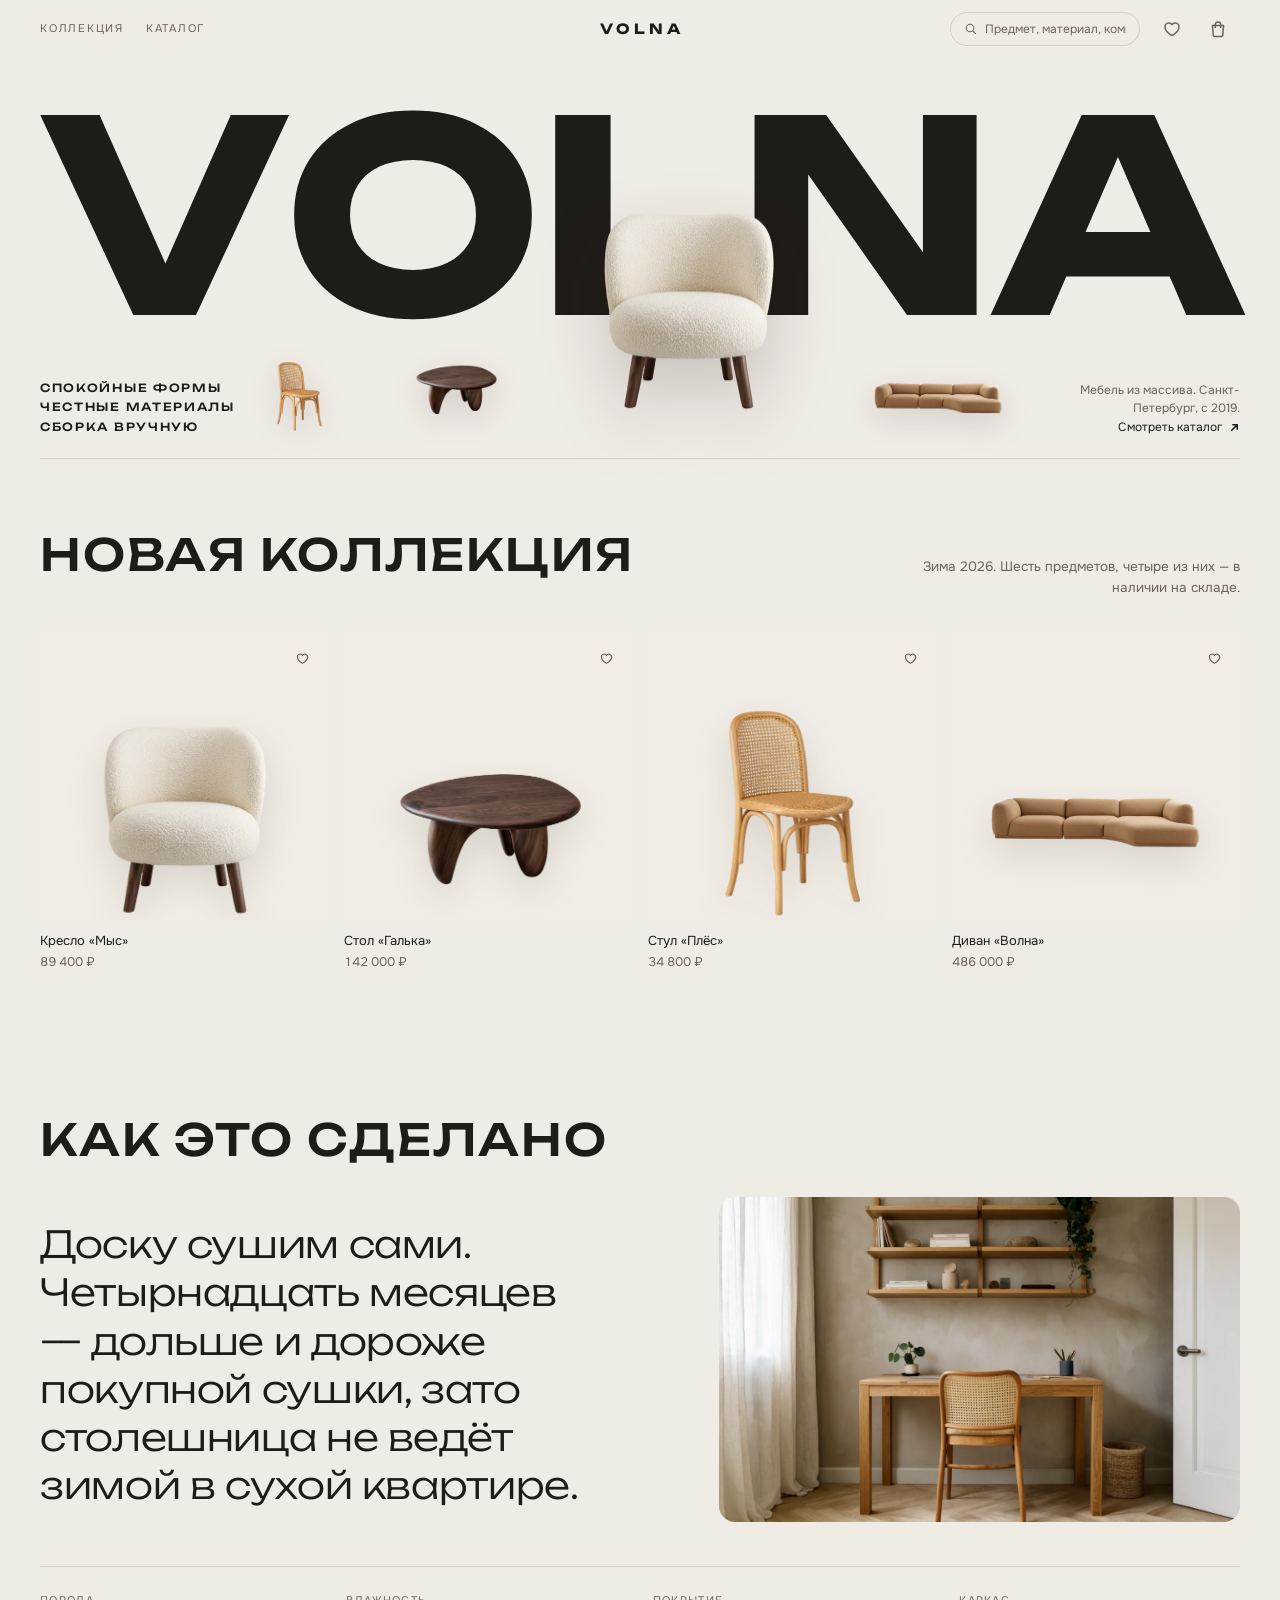
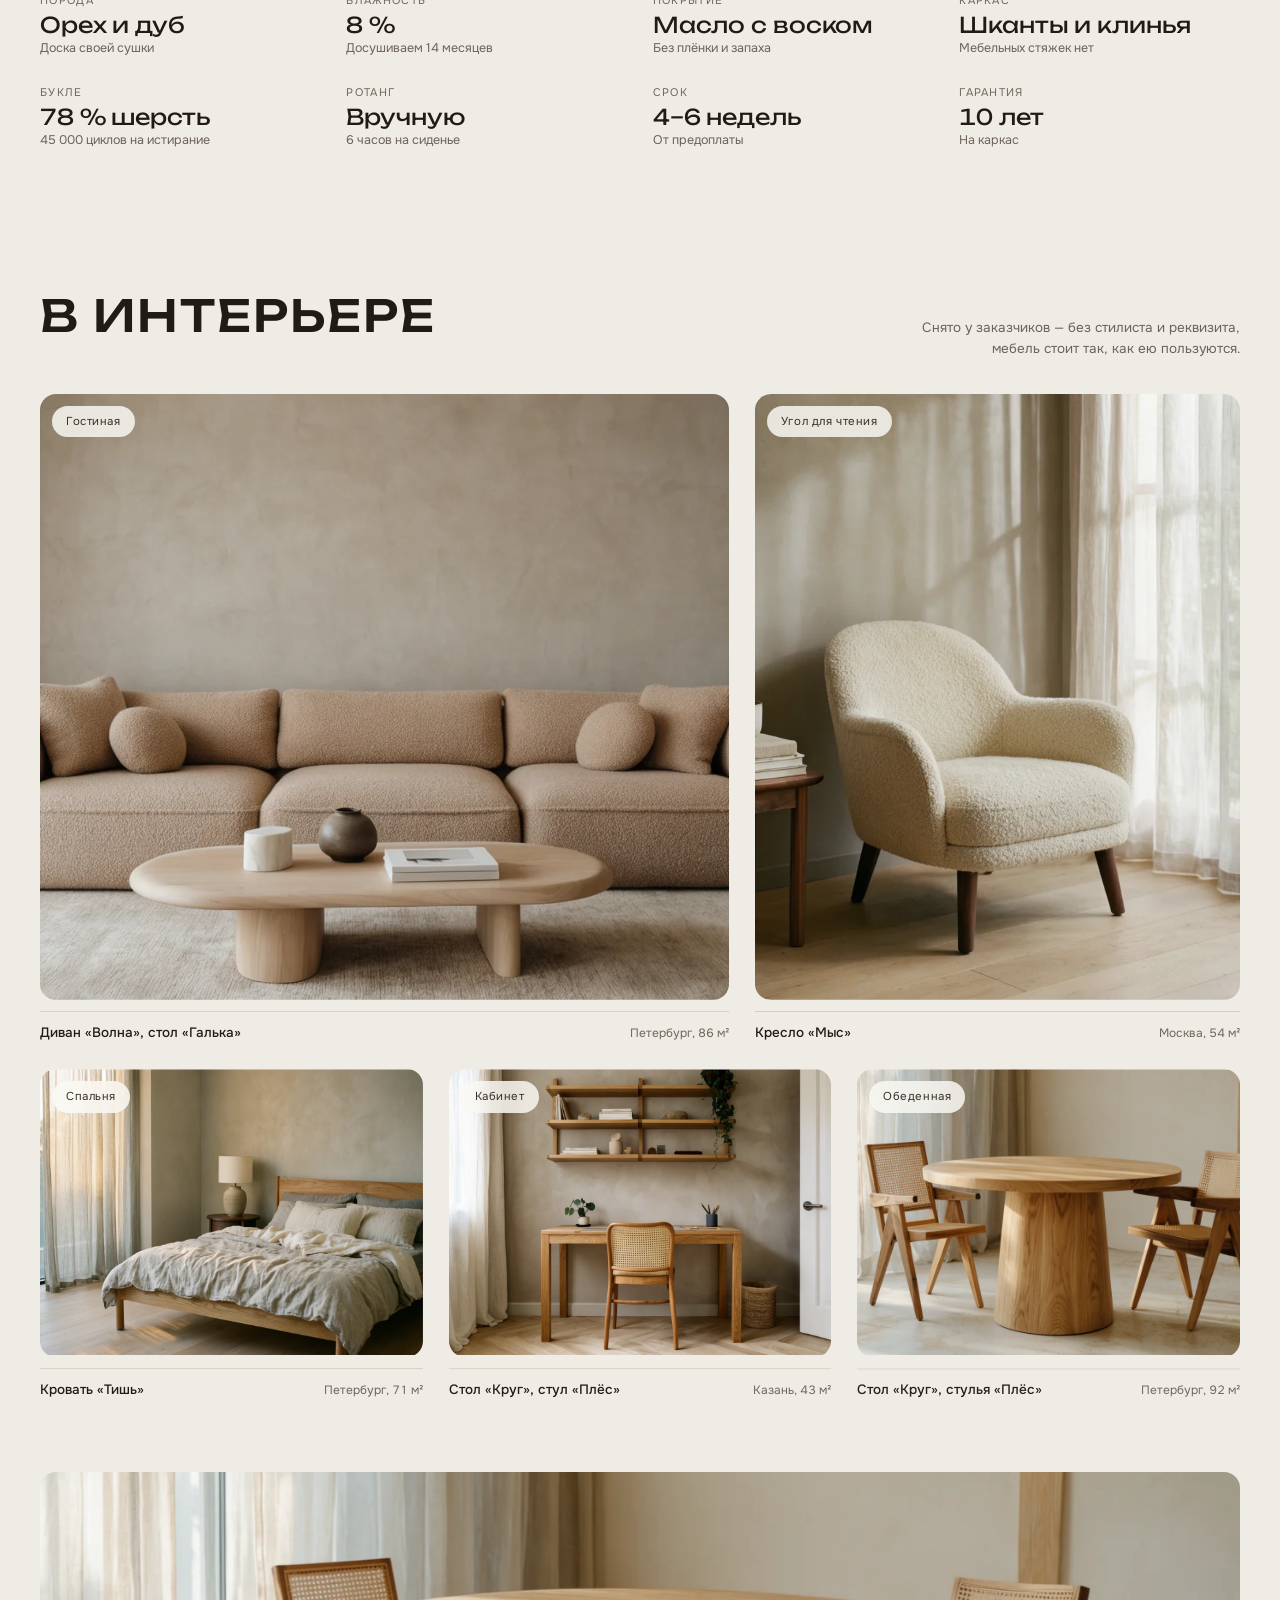
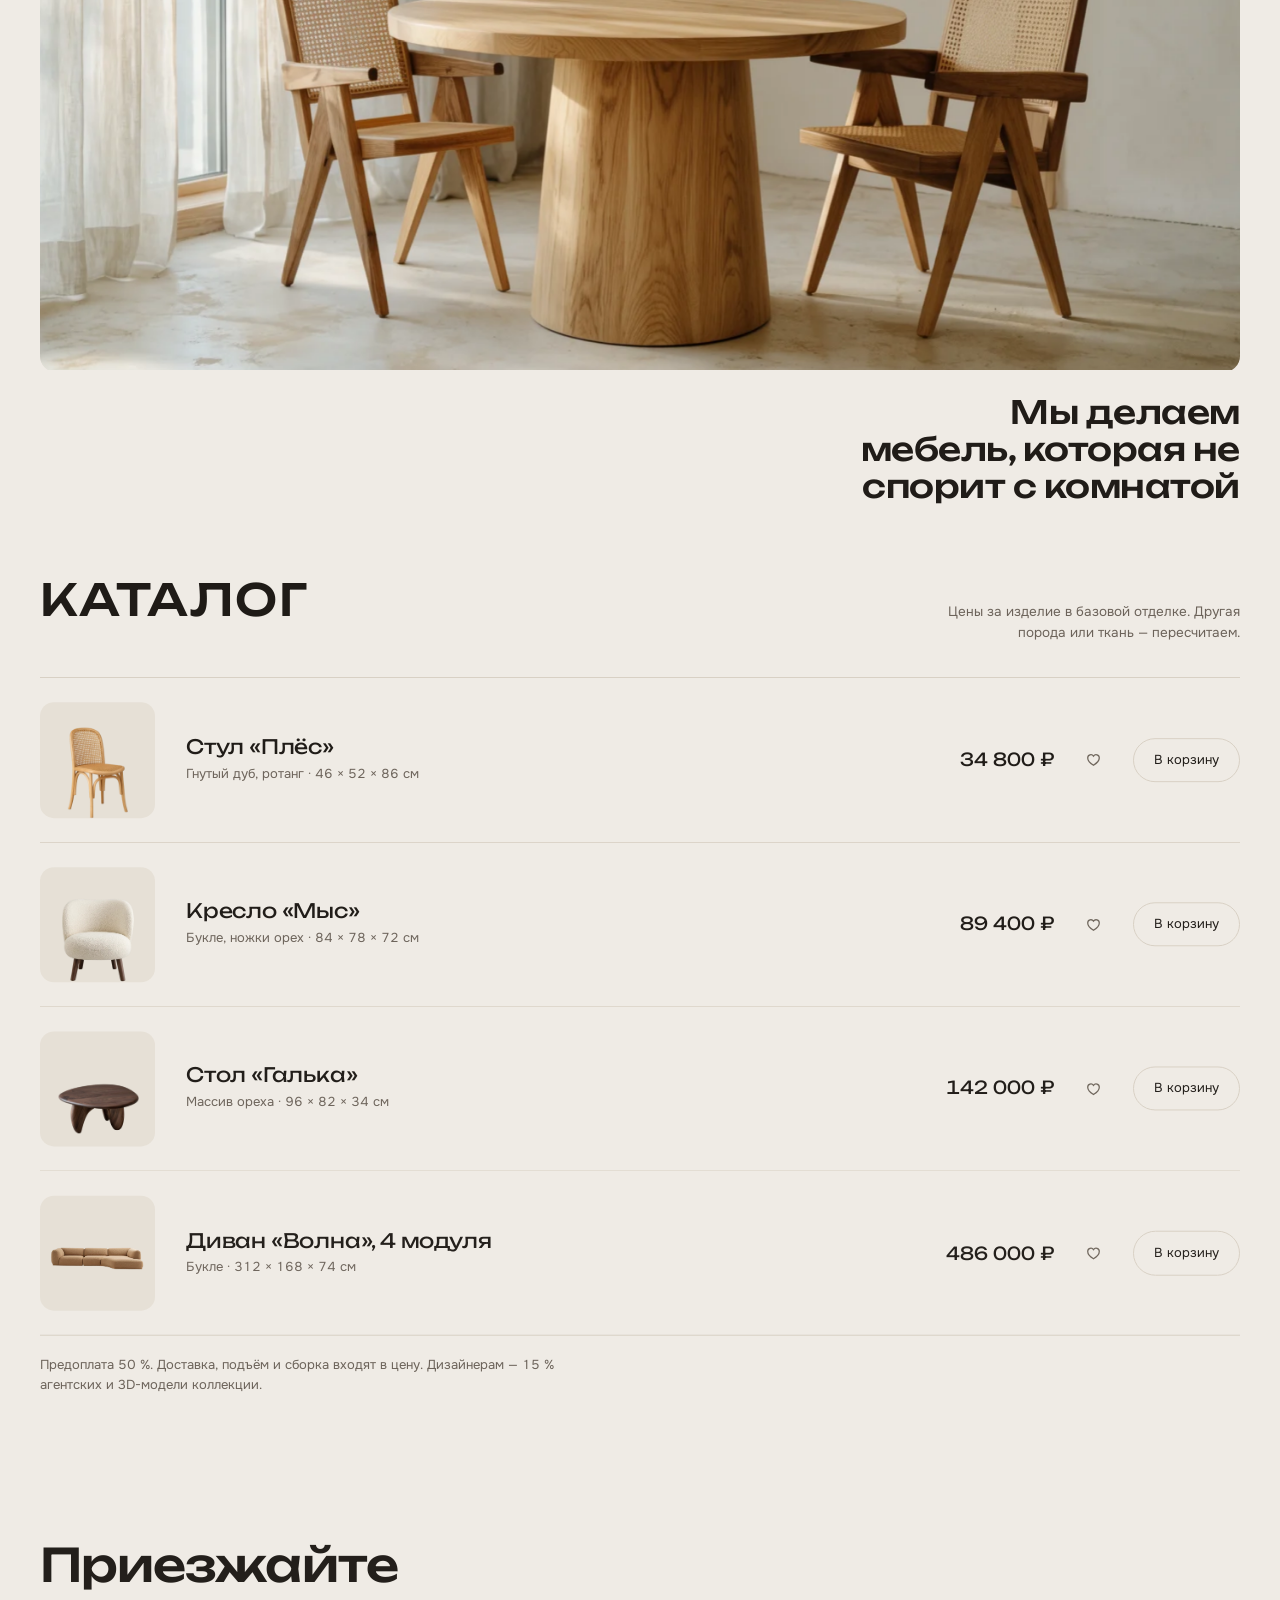
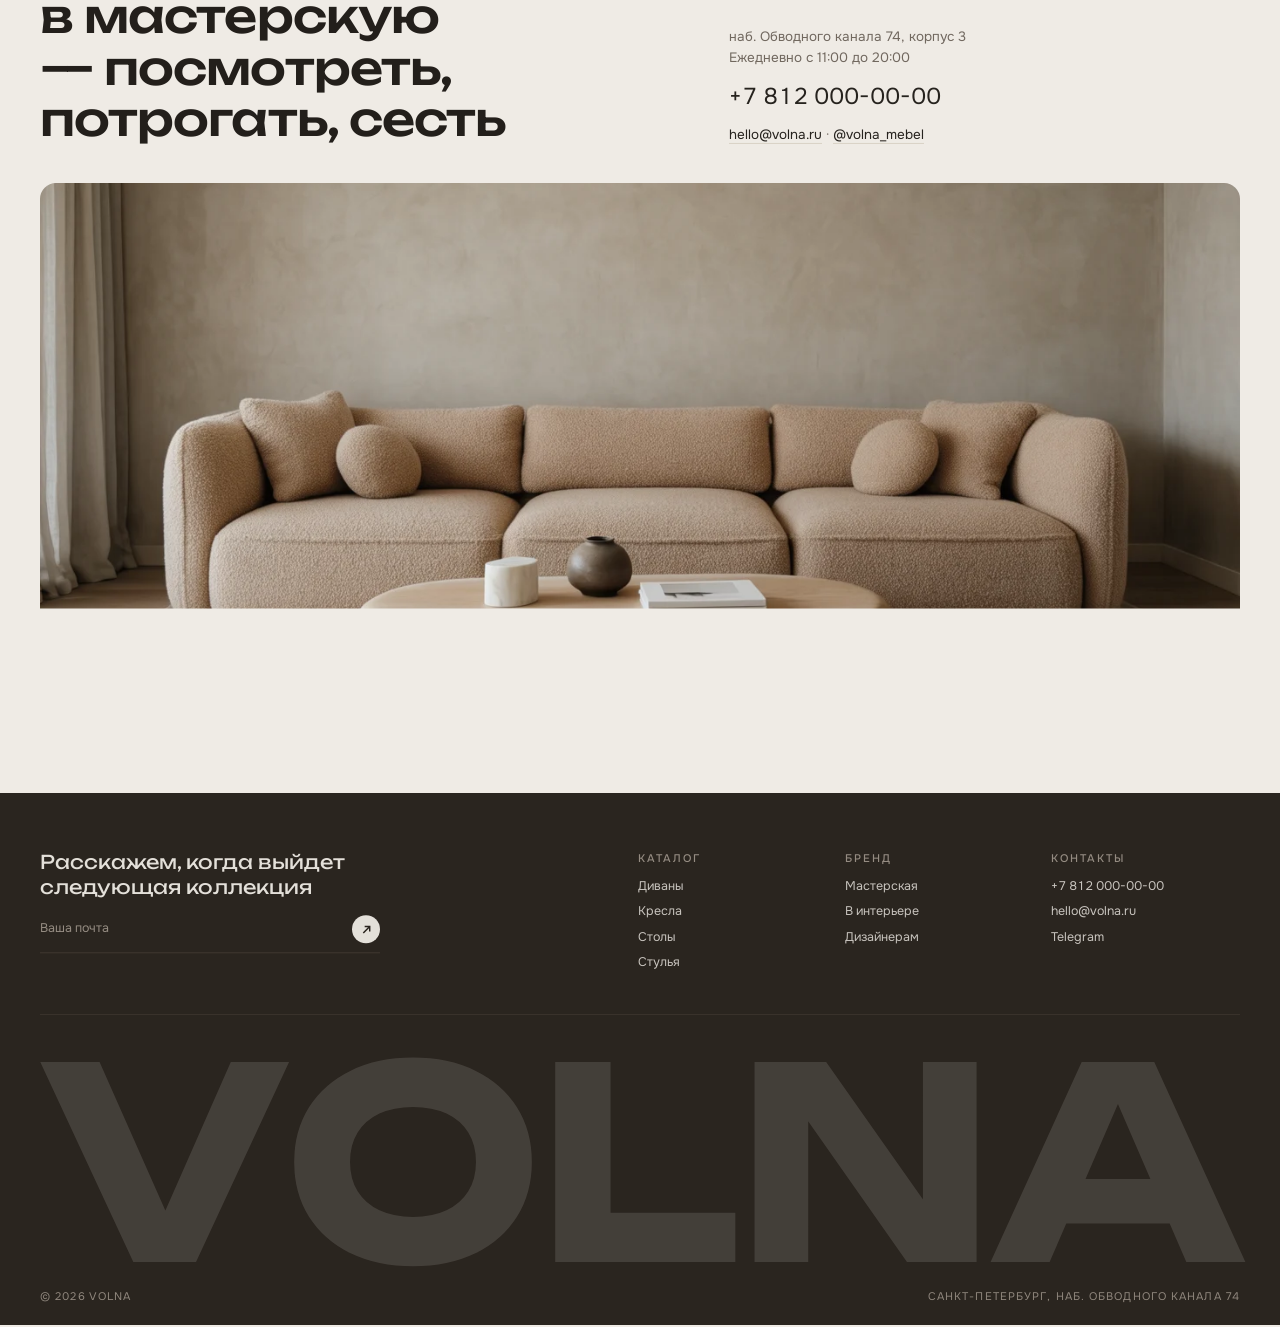
<file: docs/index.html>
<!doctype html>
<html lang="ru">
<head>
<meta charset="utf-8">
<meta name="viewport" content="width=device-width,initial-scale=1">
<title>VOLNA</title>
<link rel="stylesheet" href="fonts.css">

<style>
/* ---------- tokens ---------- */
:root{
  --ground:#EFEBE5;
  --surface:#FBF9F5;
  --plate:#F1EDE6;
  --plate-2:#E6E0D6;
  --ink:#1F1B17;
  --ink-2:#6C635A;
  --ink-3:#6F665C;
  --line:#D8D0C4;
  --accent:#7A4A22;
  --on-accent:#FBF9F5;
  --dark:#2A251F;
  --on-dark:#EFEBE5;
  --on-dark-2:#9C9389;
  --dark-line:#413A32;

  --r:16px;
  --pad:clamp(16px,3.4vw,40px);
  --gap:clamp(10px,1.3vw,16px);
  --max:1280px;
  --ease:cubic-bezier(.22,.61,.36,1);

  /* Display face, chosen by the client from a live comparison on the page. */
  --display:"Unbounded",sans-serif;
}
@media (prefers-color-scheme:dark){
  :root:not([data-theme="light"]){
    --ground:#16120F;--surface:#1E1914;--plate:#E6E0D6;--plate-2:#D5CDC0;
    --ink:#EFEBE5;--ink-2:#A79D91;--ink-3:#8C8175;--line:#312A23;
    --accent:#C08F5E;--on-accent:#17110C;--dark:#0E0B09;--on-dark:#EFEBE5;--on-dark-2:#9C9389;--dark-line:#2A231C;
  }
}
:root[data-theme="dark"]{
  --ground:#16120F;--surface:#1E1914;--plate:#E6E0D6;--plate-2:#D5CDC0;
  --ink:#EFEBE5;--ink-2:#A79D91;--ink-3:#8C8175;--line:#312A23;
  --accent:#C08F5E;--on-accent:#17110C;--dark:#0E0B09;--on-dark:#EFEBE5;--on-dark-2:#9C9389;--dark-line:#2A231C;
}

/* ---------- base ---------- */
*{box-sizing:border-box}
/* the ground is painted on the root as well as the body, so nothing composites
   against the host's own background */
:root{background:var(--ground);color:var(--ink);color-scheme:light dark}
body{
  margin:0;background:var(--ground);color:var(--ink);
  font-family:"Onest",-apple-system,BlinkMacSystemFont,"Segoe UI",Roboto,sans-serif;
  font-size:15px;line-height:1.55;-webkit-font-smoothing:antialiased;overflow-x:hidden;
}
/* The phone wordmark deliberately runs past the right edge. `clip` crops it
   without making the page a horizontal scroll container, which `hidden` on
   body alone does not reliably do. */
@supports (overflow-x:clip){:root,body{overflow-x:clip}}
[hidden]{display:none!important}
img{max-width:100%;display:block}
a{color:inherit;text-decoration:none}
button,input{font:inherit;color:inherit;background:none;border:none}
button{cursor:pointer}
:focus-visible{outline:2px solid var(--accent);outline-offset:3px;border-radius:3px}
.wrap{max-width:var(--max);margin-inline:auto;padding-inline:var(--pad)}
section[id]{scroll-margin-top:18px}
.num{font-variant-numeric:tabular-nums}

/* browser surfaces belong to the palette too */
::selection{background:var(--accent);color:var(--on-accent)}
input{caret-color:var(--accent)}
*{scrollbar-width:thin;scrollbar-color:var(--line) transparent}
::-webkit-scrollbar{width:10px;height:10px}
::-webkit-scrollbar-track{background:transparent}
::-webkit-scrollbar-thumb{background:var(--line);border-radius:999px;border:3px solid var(--ground)}
::-webkit-scrollbar-thumb:hover{background:var(--ink-3)}

/* Section titles carry the block, so they are set at display size and left
   aligned (ADAMAS). Caps stay inside the 5–12% letterspacing band; the 26%
   tracking they had before is what made them read as weak labels. */
.title{
  font-family:var(--display);font-weight:500;
  font-size:clamp(23px,3.5vw,44px);letter-spacing:.045em;text-transform:uppercase;
  line-height:1.08;margin:0;text-wrap:balance;
}
.label{font-size:11px;letter-spacing:.1em;text-transform:uppercase;color:var(--ink-3)}

/* ---------- pill ---------- */
.pill{
  display:inline-flex;align-items:center;gap:7px;
  padding:8px 15px;border-radius:999px;border:1px solid var(--line);
  font-size:11.5px;letter-spacing:.04em;color:var(--ink-2);
  transition:border-color .3s var(--ease),color .3s var(--ease);
  white-space:nowrap;
}
.pill:hover{border-color:var(--ink-2);color:var(--ink)}
.pill--solid,.pill[aria-pressed="true"]{background:var(--ink);border-color:var(--ink);color:var(--ground)}
.pill--solid:hover{color:var(--ground)}
.pill--icon{padding-inline-start:5px}
.dot{
  width:24px;height:24px;flex:0 0 24px;border-radius:999px;display:grid;place-items:center;
  background:var(--accent);color:var(--on-accent);transition:transform .4s var(--ease);
}
.pill--icon:hover .dot{transform:rotate(45deg)}
.dot svg{width:10px;height:10px}

/* ---------- header ---------- */
.vh{position:absolute;width:1px;height:1px;overflow:hidden;clip:rect(0 0 0 0);white-space:nowrap}
/* the bar sits at the top of the page and scrolls away with it */
.hdr{position:relative;z-index:70;background:var(--ground)}
.hdr__in{display:flex;align-items:center;gap:clamp(8px,1.6vw,18px);height:58px}
.hdr__l{display:flex;align-items:center;gap:clamp(6px,1.6vw,18px);flex:1;min-width:0}
/* search sits close to the pair, and the two icons read as one group */
.hdr__r{display:flex;align-items:center;gap:10px;flex:1;min-width:0;justify-content:flex-end}
.hdr__icons{display:flex;align-items:center;gap:2px}
.hdr a{font-size:11px;letter-spacing:.16em;text-transform:uppercase;color:var(--ink-2);transition:color .3s}
.hdr a:hover{color:var(--ink)}
.hdr__logo{
  font-family:var(--display);font-weight:600;
  font-size:14px;letter-spacing:.3em;padding-left:.3em;color:var(--ink);white-space:nowrap;
}

/* every header control clears the 44px touch target */
.tap{
  width:44px;height:44px;flex:0 0 44px;border-radius:999px;
  display:grid;place-items:center;position:relative;color:var(--ink-2);
  transition:color .3s var(--ease),background .3s var(--ease);
}
.tap:hover{color:var(--ink)}
@media(hover:none){.tap:active{background:color-mix(in srgb,var(--line) 55%,transparent)}}
/* two strokes, the lower one short — the mark the client picked */
.burger{display:flex;flex-direction:column;align-items:flex-start;justify-content:center;gap:4px;padding-left:11px}
.burger i{
  width:20px;height:1px;background:currentColor;display:block;color:var(--ink);
  transform-origin:left center;transition:transform .35s var(--ease);
}
.burger i:nth-child(2){transform:scaleX(.65)}
.hdr[data-menu="true"] .burger i{transform-origin:center}
.hdr[data-menu="true"] .burger i:nth-child(1){transform:translateY(2.5px) rotate(45deg) scaleX(.85)}
.hdr[data-menu="true"] .burger i:nth-child(2){transform:translateY(-2.5px) rotate(-45deg) scaleX(.85)}
.ico svg{width:20px;height:20px;fill:none;stroke:currentColor;stroke-width:1.5;stroke-linecap:round;stroke-linejoin:round}
.ico__n{
  position:absolute;top:6px;right:5px;
  min-width:16px;height:16px;padding-inline:4px;border-radius:999px;
  display:grid;place-items:center;font-size:10px;line-height:1;
  background:var(--accent);color:var(--on-accent);
  transition:scale .3s var(--ease);
}
.ico__n[data-empty="true"]{display:none}

.search{
  display:flex;align-items:center;gap:7px;
  border:1px solid var(--line);border-radius:999px;padding:7px 13px;width:190px;
}
.search input{width:100%;font-size:12px;padding:0;min-width:0}
.search input::placeholder{color:var(--ink-3)}
.search input:focus{outline:none}
.search svg{width:14px;height:14px;flex:0 0 14px;color:var(--ink-3);fill:none;stroke:currentColor;stroke-width:1.5}
#search-btn{display:none}
@media(max-width:1000px){.search{width:140px}}

/* off-canvas menu: secondary navigation, phone and tablet only */
.menu{
  position:absolute;left:0;right:0;top:58px;z-index:69;
  max-height:calc(100dvh - 58px);overflow-y:auto;
  box-shadow:0 24px 40px rgba(31,22,12,.10);
  background:var(--surface);border-bottom:1px solid var(--line);
  padding:12px var(--pad) 20px;
  display:flex;flex-direction:column;
}
.menu a{
  font-family:var(--display);font-size:19px;letter-spacing:.02em;text-transform:none;
  color:var(--ink);padding-block:12px;border-bottom:1px solid var(--line);
}
.menu__foot{display:flex;flex-direction:column;gap:6px;padding-top:16px}
.menu__foot a{font-family:inherit;font-size:14px;color:var(--ink-2);border:none;padding:0}

@media(max-width:860px){
  .hdr__l a{display:none}
  .hdr__logo{flex:1;text-align:center}
}
@media(max-width:640px){
  .search{display:none}
  #search-btn{display:grid}
}
@media(min-width:861px){
  .burger,.menu{display:none}
  .hdr__l{gap:22px}
}

/* ---------- hero ---------- */
.hero{padding-top:clamp(22px,4vw,52px)}
.mark{
  font-family:var(--display);font-weight:700;
  font-size:clamp(2.8rem,23.5vw,19.5rem);
  line-height:.8;letter-spacing:-.02em;margin:0;
  display:flex;justify-content:space-between;
  position:relative;z-index:1;user-select:none;
}
.mark span{display:block;transform-origin:50% 100%}

.rail{
  display:flex;align-items:flex-end;justify-content:space-between;
  gap:clamp(10px,2.2vw,30px);
  border-bottom:1px solid var(--line);padding-bottom:clamp(10px,1.4vw,18px);
}
.rail__pieces{
  display:flex;align-items:flex-end;justify-content:space-between;
  gap:clamp(10px,2.2vw,30px);flex:1;min-width:0;
}
.rail__claim{
  display:flex;flex-direction:column;gap:2px;flex:0 0 auto;
  font-family:var(--display);font-weight:500;
  font-size:clamp(11px,.88vw,11.5px);letter-spacing:.15em;text-transform:uppercase;
  padding-bottom:4px;
}
/* each piece keeps its own footprint, so the row reads as a set of objects */
.mini{flex:0 0 auto;filter:drop-shadow(0 10px 14px rgba(31,22,12,.13))}
.mini--chair{width:clamp(42px,5.6vw,82px)}
.mini--table{width:clamp(54px,7.4vw,108px)}
.mini--sofa{width:clamp(74px,10.2vw,150px)}
.hero__seat{
  width:clamp(118px,17.5vw,262px);flex:0 0 auto;
  margin-top:clamp(-205px,-13.6vw,-58px);
  position:relative;z-index:3;
  filter:drop-shadow(0 26px 32px rgba(31,22,12,.18));
}
.rail__note{
  margin:0 0 4px;max-width:26ch;text-align:right;flex:0 1 auto;
  font-size:12px;color:var(--ink-2);
}
.rail__note a{
  display:inline-flex;align-items:center;gap:7px;color:var(--ink);
  text-decoration-line:underline;text-decoration-color:transparent;
  text-decoration-thickness:1px;text-underline-offset:3px;
  transition:text-decoration-color .3s var(--ease);
}
.rail__note a:hover{text-decoration-color:var(--line)}
/* the arrow travels the way it points */
.go{display:inline-grid;place-items:center;transition:transform .4s var(--ease)}
.go svg{width:11px;height:11px}
.rail__note a:hover .go{transform:translate(2px,-2px)}

/* Tablet: the text wraps under, and the pieces grow so the row stays tied to
   the letters instead of drifting away from them. */
@media(max-width:900px){
  .rail{flex-wrap:wrap}
  .rail__claim{order:2}
  .rail__note{order:3;margin-bottom:0}
  .rail__pieces{order:1;flex:1 1 100%}
  .rail__claim,.rail__note{padding-top:16px;flex:1 1 auto;max-width:none}
  .hero__seat{width:23vw;margin-top:-12vw}
  .mini--chair{width:9vw}
  .mini--table{width:11.5vw}
  .mini--sofa{width:15vw}
}

/* Phone: the KANNO composition — pieces on their own line, then the wordmark
   running off the right edge, then the claim. The mark is wider than the
   column on purpose; body's overflow-x crops it. */
@media(max-width:720px){
  .hero .wrap{display:flex;flex-direction:column}
  /* the name reads in full on a phone; the script sizes it to the column */
  .mark{order:2;justify-content:space-between;margin-top:-1vw}
  .rail{display:contents}
  .rail__pieces{
    order:1;display:flex;align-items:flex-end;justify-content:space-between;
    gap:6px;padding-bottom:6px;
  }
  .rail__claim{
    order:3;align-items:flex-start;padding-top:16px;
    border-top:1px solid var(--line);margin-top:14px;
  }
  .rail__note{order:4;text-align:left;max-width:none;padding-top:10px;margin:0}
  /* a link this important is a target to hit, not a line to underline */
  .rail__note a{
    display:inline-flex;align-items:center;gap:10px;
    margin-top:12px;padding:0 6px 0 20px;min-height:44px;
    border:none;border-radius:999px;
    background:var(--ink);color:var(--ground);
    font-size:13.5px;letter-spacing:.01em;
    transition:background .3s var(--ease);
  }
  .rail__note a:active{background:var(--accent);color:var(--on-accent)}
  .rail__note a{text-decoration:none}
  .rail__note .go{
    width:32px;height:32px;flex:0 0 32px;border-radius:999px;
    background:var(--ground);color:var(--ink);
  }
  .rail__note .go svg{width:12px;height:12px}
  .rail__note a:hover .go{transform:none}
  .rail__note a:active .go{transform:rotate(45deg)}
  /* four pieces have to share one line, so they are sized to fit it */
  .hero__seat{margin-top:0;width:30vw}
  .mini--chair{width:13vw}
  .mini--table{width:16.5vw}
  .mini--sofa{width:22vw}
}

/* ---------- collection ---------- */
.sec{padding-block:clamp(44px,5.6vw,80px)}
.sec__head{
  display:flex;align-items:baseline;justify-content:space-between;
  gap:clamp(16px,3vw,48px);flex-wrap:wrap;
  margin-bottom:clamp(20px,2.6vw,34px);
}
.sec__note{margin:0;font-size:13.5px;color:var(--ink-2);max-width:38ch;text-align:right}
@media(max-width:700px){.sec__note{text-align:left}}
.row{display:grid;gap:var(--gap);grid-template-columns:repeat(4,1fr)}
@media(max-width:1000px){.row{grid-template-columns:repeat(2,1fr)}}

.card__plate{
  position:relative;overflow:hidden;border-radius:var(--r);background:var(--plate);
  aspect-ratio:1/1;display:grid;place-items:end center;padding:16% 13% 10%;
}
.card__plate img{
  width:100%;height:100%;object-fit:contain;object-position:bottom;
  transition:transform .7s var(--ease);
  filter:drop-shadow(0 14px 18px rgba(31,22,12,.12));
}
.card:hover .card__plate img{transform:translateY(-7px) scale(1.03)}
.card__foot{display:flex;flex-direction:column;gap:2px;padding-top:11px}
.card__name{font-size:13px}
.card__price{font-size:12.5px;color:var(--ink-2)}

/* add-to-cart reveals on hover and on keyboard focus */
.card__add{
  position:absolute;left:10px;right:10px;bottom:10px;z-index:2;
  display:flex;align-items:center;justify-content:center;gap:7px;
  padding:10px 14px;border-radius:999px;
  background:var(--ink);color:var(--ground);
  font-size:11.5px;letter-spacing:.04em;
  opacity:0;translate:0 8px;
  transition:opacity .35s var(--ease),translate .35s var(--ease);
}
.card:hover .card__add,.card__add:focus-visible{opacity:1;translate:0 0}
.card__add[data-state="added"]{background:var(--accent);color:var(--on-accent)}
@media(hover:none){.card__add{opacity:1;translate:0 0}}

.card__fav{
  position:absolute;top:10px;right:10px;z-index:2;
  width:32px;height:32px;border-radius:999px;display:grid;place-items:center;
  color:#5A5148;transition:color .3s var(--ease),scale .3s var(--ease);
}
.card__fav svg{width:15px;height:15px;fill:none;stroke:currentColor;stroke-width:1.5}
.card__fav:hover{scale:1.12}
.card__fav[aria-pressed="true"]{color:var(--accent)}
.card__fav[aria-pressed="true"] svg{fill:currentColor}

.hdr__count{font-variant-numeric:tabular-nums}
.hdr__count[data-empty="false"]{color:var(--accent)}

/* ---------- how it is made: a statement, a photograph, then the numbers ---- */
.craft{
  display:grid;grid-template-columns:minmax(0,1fr) minmax(0,.82fr);
  gap:clamp(20px,3.4vw,56px);align-items:end;
}
@media(max-width:860px){.craft{grid-template-columns:1fr}}
.craft__say{
  margin:0 0 clamp(6px,1vw,14px);
  font-family:var(--display);font-weight:300;
  font-size:clamp(21px,2.9vw,38px);line-height:1.3;letter-spacing:-.01em;
  text-wrap:balance;max-width:21ch;
}
.craft__shot{margin:0;overflow:hidden;border-radius:var(--r);background:var(--plate-2)}
.craft__shot img{width:100%;aspect-ratio:16/10;object-fit:cover}

.facts{
  margin:clamp(26px,3.4vw,46px) 0 0;
  display:grid;grid-template-columns:repeat(4,1fr);
  gap:clamp(14px,2vw,28px);
  border-top:1px solid var(--line);padding-top:clamp(16px,2vw,26px);
}
@media(max-width:760px){.facts{grid-template-columns:repeat(2,1fr)}}
.facts > div{display:flex;flex-direction:column;gap:3px;min-width:0}
.facts dt{
  font-size:11px;letter-spacing:.12em;text-transform:uppercase;color:var(--ink-3);
}
.facts dd{
  margin:0;font-family:var(--display);font-weight:400;
  font-size:clamp(17px,1.7vw,22px);letter-spacing:-.005em;line-height:1.15;
}
.facts p{margin:0;font-size:12.5px;color:var(--ink-2);line-height:1.4}

/* ---------- interiors gallery (ref 3) ---------- */
/* Every figure in a row stretches to the row's height, so the shortest one
   never leaves a hole under itself. One frame per row carries an aspect ratio
   and sets that height; the rest crop to it. */
.gal{display:grid;gap:clamp(14px,2vw,28px);grid-template-columns:repeat(12,1fr);align-items:stretch}
.gal figure{margin:0;display:flex;flex-direction:column;min-width:0}
.gal--a{grid-column:span 7}
.gal--b{grid-column:span 5}
.gal--c,.gal--d,.gal--e{grid-column:span 4}
.gal--a .gal__frame{aspect-ratio:16/10}
.gal--b .gal__frame{aspect-ratio:4/5}
@media(max-width:860px){
  .gal{grid-template-columns:repeat(2,1fr)}
  .gal--a{grid-column:span 2}
  .gal--b,.gal--c,.gal--d,.gal--e{grid-column:span 1}
}
@media(max-width:520px){
  .gal{grid-template-columns:1fr}
  .gal--a,.gal--b,.gal--c,.gal--d,.gal--e{grid-column:span 1}
}
.gal__frame{
  position:relative;overflow:hidden;border-radius:var(--r);background:var(--plate-2);
  flex:1;min-height:0;aspect-ratio:4/3;
}
.gal__frame img{width:100%;height:100%;object-fit:cover;transition:scale .9s var(--ease)}
.gal figure:hover .gal__frame img{scale:1.035}
/* the room name rides on the photograph (ADAMAS), the products sit below it */
.gal__tag{
  position:absolute;top:12px;left:12px;z-index:2;
  padding:7px 14px;border-radius:999px;
  background:color-mix(in srgb,#FBF9F5 84%,transparent);
  backdrop-filter:blur(8px);
  font-size:11.5px;letter-spacing:.05em;color:#38312A;
}
.gal figcaption{
  display:flex;align-items:baseline;justify-content:space-between;gap:12px;
  padding-top:11px;border-top:1px solid var(--line);margin-top:11px;
}
.gal h3{margin:0;font-size:13.5px;font-weight:500}
.gal p{margin:0;font-size:12px;color:var(--ink-3);white-space:nowrap}

/* ---------- price list ---------- */
.price{width:100%;border-collapse:collapse;margin-top:clamp(18px,2.4vw,30px);text-align:left}
.price th,.price td{padding-block:clamp(11px,1.3vw,15px);padding-right:16px;vertical-align:baseline}
.price thead th{
  font-family:var(--display);font-weight:500;
  font-size:11px;letter-spacing:.14em;text-transform:uppercase;color:var(--ink-3);
  border-bottom:1px solid var(--line);padding-bottom:10px;
}
.price tbody th{font-weight:500;font-size:14px}
.price tbody td{font-size:13.5px;color:var(--ink-2)}
.price tbody tr{border-bottom:1px solid var(--line)}
.price tbody tr:hover th,.price tbody tr:hover td{color:var(--ink)}
.price th:last-child,.price td:last-child{text-align:right;padding-right:0;white-space:nowrap}
.price tbody td:last-child{color:var(--ink)}
@media(max-width:640px){
  .price thead{position:absolute;width:1px;height:1px;overflow:hidden;clip:rect(0 0 0 0)}
  .price tbody tr{display:grid;grid-template-columns:1fr auto;padding-block:12px}
  .price th,.price td{padding:0}
  .price tbody th{grid-column:1}
  .price tbody td:last-child{grid-row:1;grid-column:2;text-align:right}
  .price tbody td:nth-child(2),.price tbody td:nth-child(3){grid-column:1;font-size:12.5px;color:var(--ink-3)}
}
.price__note{margin:clamp(14px,1.8vw,20px) 0 0;font-size:13px;color:var(--ink-2);max-width:64ch}

/* ---------- contact ---------- */
.contact__grid{
  display:grid;grid-template-columns:minmax(0,1.25fr) minmax(0,1fr);
  gap:clamp(20px,4vw,56px);align-items:end;
  padding-bottom:clamp(22px,3vw,38px);
}
@media(max-width:760px){.contact__grid{grid-template-columns:1fr;align-items:start}}
.contact h2{
  margin:0;font-family:var(--display);font-weight:500;
  font-size:clamp(22px,3.7vw,46px);line-height:1.12;letter-spacing:-.02em;
  text-wrap:balance;
}
.contact__lines{display:flex;flex-direction:column;gap:10px;font-size:13.5px;color:var(--ink-2)}
.contact__lines p{margin:0}
.contact__lines a{color:var(--ink);border-bottom:1px solid var(--line)}
.contact__lines a:hover{border-color:var(--ink)}
.contact__tel{font-size:clamp(17px,1.9vw,23px);border-bottom:none!important}
.contact__shot{margin:0;overflow:hidden;border-radius:var(--r);background:var(--plate-2)}
.contact__shot img{width:100%;aspect-ratio:2.6/1;object-fit:cover}
@media(max-width:640px){.contact__shot img{aspect-ratio:4/3}}

/* ---------- wide band + line under (KANNO) ---------- */
.band{overflow:hidden;border-radius:var(--r);background:var(--plate-2)}
.band img{width:100%;aspect-ratio:2.4/1;object-fit:cover;scale:1.12;will-change:transform}
@media(max-width:640px){.band img{aspect-ratio:4/3}}
.band__line{
  margin:clamp(14px,1.8vw,22px) 0 0 auto;max-width:19ch;
  font-family:var(--display);font-weight:500;
  font-size:clamp(17px,2.6vw,32px);letter-spacing:-.015em;
  line-height:1.15;text-align:right;text-wrap:balance;
}

/* ---------- footer ---------- */
.ftr{background:var(--dark);color:var(--on-dark);margin-top:clamp(44px,6vw,84px);padding-block:clamp(32px,4.4vw,56px) 22px}
.ftr__top{display:grid;grid-template-columns:minmax(0,1fr) minmax(0,1.1fr);gap:clamp(22px,4vw,52px);padding-bottom:clamp(24px,3.4vw,42px);border-bottom:1px solid var(--dark-line)}
@media(max-width:720px){.ftr__top{grid-template-columns:1fr}}
.ftr h2{margin:0 0 14px;font-family:var(--display);font-weight:400;font-size:clamp(15px,1.7vw,19px);max-width:22ch;line-height:1.35}
.sub{display:flex;gap:10px;border-bottom:1px solid var(--dark-line);padding-bottom:9px;max-width:340px}
.sub input{flex:1;font-size:12.5px;padding:3px 0}
.sub input::placeholder{color:var(--on-dark-2)}
.sub input:focus{outline:none}
.sub button{width:28px;height:28px;flex:0 0 28px;border-radius:999px;background:var(--on-dark);color:var(--dark);display:grid;place-items:center;transition:transform .4s var(--ease)}
.sub button:hover{transform:rotate(45deg)}
.sub button svg{width:11px;height:11px}
.cols{display:grid;grid-template-columns:repeat(3,1fr);gap:18px}
.cols h3{margin:0 0 10px;font-size:11px;letter-spacing:.18em;text-transform:uppercase;color:var(--on-dark-2);font-weight:500}
.cols ul{margin:0;padding:0;list-style:none;display:flex;flex-direction:column;gap:6px;font-size:12.5px}
.cols a{opacity:.85;transition:opacity .3s}
.cols a:hover{opacity:1}
.ftr__mark{
  font-family:var(--display);font-weight:700;
  font-size:clamp(2.4rem,20vw,16.5rem);line-height:.8;letter-spacing:-.02em;
  display:flex;justify-content:space-between;
  padding-block:clamp(20px,3.4vw,42px) 16px;opacity:.13;user-select:none;
}
.ftr__base{display:flex;justify-content:space-between;gap:14px;flex-wrap:wrap;font-size:11px;letter-spacing:.1em;text-transform:uppercase;color:var(--on-dark-2)}

/* ---------- catalogue: a shelf, not a spreadsheet ---------- */
.lots{list-style:none;margin:clamp(6px,1.2vw,14px) 0 0;padding:0;border-top:1px solid var(--line)}
.lot{
  display:grid;align-items:center;gap:clamp(16px,2.4vw,34px);
  grid-template-columns:clamp(88px,9vw,124px) minmax(0,1fr) auto;
  padding-block:clamp(16px,1.9vw,24px);border-bottom:1px solid var(--line);
  transition:background .35s var(--ease);
}
.lot:hover{background:color-mix(in srgb,var(--surface) 65%,transparent)}
.lot__thumb{
  width:100%;aspect-ratio:1;border-radius:14px;background:var(--plate-2);
  display:grid;place-items:center;padding:9%;overflow:hidden;
}
.lot__thumb img{
  width:100%;height:100%;object-fit:contain;
  transition:scale .6s var(--ease);
}
.lot:hover .lot__thumb img{scale:1.08}
.lot__main{display:flex;flex-direction:column;gap:5px;min-width:0}
.lot__name{
  font-family:var(--display);font-weight:400;
  font-size:clamp(15px,1.55vw,20px);letter-spacing:-.01em;line-height:1.15;
}
.lot__meta{font-size:13px;color:var(--ink-2)}
.lot__side{display:flex;align-items:center;gap:clamp(12px,1.6vw,22px);justify-self:end}
.lot__price{
  font-family:var(--display);font-weight:400;
  font-size:clamp(14px,1.4vw,18px);white-space:nowrap;
}
.lot__fav{
  width:38px;height:38px;border-radius:999px;display:grid;place-items:center;
  color:var(--ink-3);transition:color .3s var(--ease),scale .3s var(--ease);
}
.lot__fav svg{width:17px;height:17px;fill:none;stroke:currentColor;stroke-width:1.5}
.lot__fav:hover{color:var(--ink);scale:1.12}
.lot__fav[aria-pressed="true"]{color:var(--accent)}
.lot__fav[aria-pressed="true"] svg{fill:currentColor}
.lot__add{
  padding:11px 20px;border-radius:999px;border:1px solid var(--line);
  font-size:13px;white-space:nowrap;
  transition:background .3s var(--ease),color .3s var(--ease),border-color .3s var(--ease);
}
.lot__add:hover{background:var(--ink);border-color:var(--ink);color:var(--ground)}
.lot__add[data-state="added"]{background:var(--accent);border-color:var(--accent);color:var(--on-accent)}

@media(max-width:820px){
  .lot{grid-template-columns:84px minmax(0,1fr);gap:6px 16px;align-items:start;padding-block:20px}
  .lot__thumb{grid-row:1/3;align-self:start}
  .lot__main{grid-column:2}
  .lot__side{grid-column:2;justify-self:start;flex-wrap:wrap;gap:14px;padding-top:12px}
  .lot__price{font-size:16px}
}
@media(max-width:400px){
  .lot{grid-template-columns:68px minmax(0,1fr)}
  .lot__add{padding:11px 16px}
}

/* ---------- cart & favourites drawer ---------- */
.drawer{position:fixed;inset:0;z-index:100;visibility:hidden}
.drawer[data-open="true"]{visibility:visible}
.drawer__veil{
  position:absolute;inset:0;background:rgba(22,16,10,.36);
  opacity:0;transition:opacity .45s var(--ease);
}
.drawer[data-open="true"] .drawer__veil{opacity:1}
.drawer__panel{
  position:absolute;inset-block:0;right:0;width:min(430px,100%);
  padding-bottom:env(safe-area-inset-bottom);
  background:var(--surface);display:flex;flex-direction:column;
  transform:translateX(100%);transition:transform .5s var(--ease);
  box-shadow:-24px 0 60px rgba(31,22,12,.18);
}
.drawer[data-open="true"] .drawer__panel{transform:none}
.drawer__top{
  display:flex;align-items:center;justify-content:space-between;gap:12px;
  padding:18px 20px;border-bottom:1px solid var(--line);
}
.drawer__tabs{display:flex;gap:6px;margin:0;font-size:inherit;font-weight:400}
.drawer__tabs button{
  padding:7px 13px;border-radius:999px;font-size:12.5px;color:var(--ink-2);
  transition:background .3s var(--ease),color .3s var(--ease);
}
.drawer__tabs button:hover{color:var(--ink)}
.drawer__tabs button[aria-pressed="true"]{background:var(--ink);color:var(--ground)}
.drawer__x{width:32px;height:32px;border-radius:999px;display:grid;place-items:center;color:var(--ink-2)}
.drawer__x:hover{color:var(--ink)}
.drawer__x svg{width:15px;height:15px}
.drawer__body{flex:1;overflow-y:auto;padding:6px 20px}

.lines{list-style:none;margin:0;padding:0}
.line{display:grid;grid-template-columns:64px 1fr auto;gap:14px;padding-block:16px;border-bottom:1px solid var(--line)}
.line__plate{border-radius:12px;background:var(--plate);display:grid;place-items:center;padding:8px;aspect-ratio:1}
.line__plate img{width:100%;height:100%;object-fit:contain}
.line__main{display:flex;flex-direction:column;gap:3px;min-width:0}
.line__name{font-size:14px}
.line__meta{font-size:12px;color:var(--ink-3)}
.line__qty{display:flex;align-items:center;gap:2px;margin-top:6px}
.line__qty button{
  width:26px;height:26px;border-radius:999px;border:1px solid var(--line);
  display:grid;place-items:center;font-size:14px;line-height:1;color:var(--ink-2);
  transition:border-color .25s var(--ease),color .25s var(--ease);
}
.line__qty button:hover{border-color:var(--ink);color:var(--ink)}
.line__qty span{min-width:26px;text-align:center;font-size:13px}
.line__right{display:flex;flex-direction:column;align-items:flex-end;justify-content:space-between;gap:8px}
.line__sum{font-size:13.5px;white-space:nowrap}
.line__drop{font-size:12px;color:var(--ink-3);transition:color .25s var(--ease)}
.line__drop:hover{color:var(--accent)}
.line__move{
  font-size:12px;color:var(--ink-2);border-bottom:1px solid var(--line);
  transition:color .25s var(--ease),border-color .25s var(--ease);
}
.line__move:hover{color:var(--ink);border-color:var(--ink)}

.empty{padding:44px 4px;text-align:center}
.empty p{margin:0 0 4px;font-size:14px}
.empty span{font-size:13px;color:var(--ink-3)}

.drawer__foot{padding:18px 20px;border-top:1px solid var(--line)}
.drawer__sum{display:flex;align-items:baseline;justify-content:space-between;gap:12px}
.drawer__sum span{font-size:12.5px;color:var(--ink-2)}
.drawer__sum strong{font-family:var(--display);font-weight:400;font-size:23px}
.drawer__fine{margin:6px 0 14px;font-size:12px;color:var(--ink-3)}
.drawer__go{
  width:100%;padding:14px;border-radius:999px;
  background:var(--ink);color:var(--ground);font-size:13.5px;
  transition:background .3s var(--ease);
}
.drawer__go:hover{background:var(--accent);color:var(--on-accent)}
.drawer__go:disabled{background:var(--line);color:var(--ink-3);cursor:not-allowed}

/* ---------- phone and tablet adjustments ---------- */
@media(max-width:900px){
  .sec__note{text-align:left;flex:1 1 100%;max-width:52ch}
  .sec__head{align-items:flex-start;gap:10px}
}
@media(max-width:720px){
  .sec{padding-block:clamp(38px,9vw,56px)}
  .title{font-size:clamp(26px,7.6vw,34px)}
  .band__line{max-width:none;font-size:clamp(19px,5.6vw,26px)}
  .contact h2{font-size:clamp(24px,7vw,32px)}
  .craft__say{max-width:none}
  .drawer__panel{width:100%}
  .line{grid-template-columns:56px 1fr auto;gap:12px}
  /* touch has no hover, so the row controls are always on show */
  .card__add{opacity:1;translate:0 0}
}
@media(max-width:480px){
  .facts{grid-template-columns:1fr 1fr;gap:14px 16px}
  .ftr__cols{grid-template-columns:1fr 1fr;gap:22px}
}


/* ---------- search ---------- */
.search__x{
  width:20px;height:20px;flex:0 0 20px;border-radius:999px;
  display:grid;place-items:center;color:var(--ink-3);
  transition:color .25s var(--ease);
}
.search__x:hover{color:var(--ink)}
.search__x svg{width:11px;height:11px}

.srch{
  position:absolute;left:0;right:0;top:58px;z-index:68;
  background:var(--surface);border-bottom:1px solid var(--line);
  box-shadow:0 24px 40px rgba(31,22,12,.10);
  max-height:calc(100dvh - 58px);overflow-y:auto;
}
.srch__in{max-width:var(--max);margin-inline:auto;padding:14px var(--pad) 24px}
.srch__count{
  font-size:11px;letter-spacing:.12em;text-transform:uppercase;color:var(--ink-3);
  padding-bottom:8px;
}
.srch__group{padding-top:14px}
.srch__group + .srch__group{margin-top:10px;border-top:1px solid var(--line)}
.srch__kind{
  font-size:11px;letter-spacing:.12em;text-transform:uppercase;color:var(--ink-3);
  padding-bottom:4px;
}
.srch__row{
  width:100%;text-align:left;display:grid;align-items:center;gap:14px;
  grid-template-columns:52px 1fr auto;
  padding-block:11px;border-bottom:1px solid var(--line);
  transition:background .25s var(--ease);
}
.srch__row:last-child{border-bottom:none}
.srch__row:hover,.srch__row:focus-visible{background:color-mix(in srgb,var(--plate-2) 45%,transparent)}
.srch__row--plain{grid-template-columns:1fr auto}
.srch__plate{
  width:52px;aspect-ratio:1;border-radius:10px;background:var(--plate-2);
  display:grid;place-items:center;padding:5px;
}
.srch__plate img{width:100%;height:100%;object-fit:contain}
.srch__text{display:flex;flex-direction:column;gap:2px;min-width:0}
.srch__name{font-size:14px}
.srch__meta{font-size:12px;color:var(--ink-3)}
.srch__price{font-size:13.5px;white-space:nowrap}
.srch__go{font-size:12px;color:var(--ink-3);white-space:nowrap}
mark{background:color-mix(in srgb,var(--accent) 20%,transparent);color:inherit;border-radius:3px;padding:0 2px}

.srch__empty{padding:18px 0 6px}
.srch__empty p{margin:0 0 4px;font-size:15px}
.srch__empty span{font-size:13px;color:var(--ink-2)}
.srch__chips{display:flex;gap:8px;flex-wrap:wrap;padding-top:14px}
.srch__chips button{
  padding:8px 15px;border-radius:999px;border:1px solid var(--line);
  font-size:12.5px;color:var(--ink-2);
  transition:border-color .25s var(--ease),color .25s var(--ease);
}
.srch__chips button:hover{border-color:var(--ink);color:var(--ink)}

/* the found row flashes once so the eye lands on it after the jump */
@keyframes srch-land{
  0%{background:color-mix(in srgb,var(--accent) 16%,transparent)}
  100%{background:transparent}
}
.is-found{animation:srch-land 1.8s var(--ease)}

/* phone: the bar turns into the search field */
@media(max-width:640px){
  .hdr[data-search="true"] .search{display:flex;flex:1;width:auto}
  .hdr[data-search="true"] .hdr__logo,
  .hdr[data-search="true"] .hdr__l,
  .hdr[data-search="true"] #fav-btn,
  .hdr[data-search="true"] #cart-btn{display:none}
  .srch__row{grid-template-columns:44px 1fr;gap:12px}
  .srch__plate{width:44px}
  .srch__price,.srch__go{grid-column:2;font-size:12.5px;color:var(--ink-2)}
  .srch__row--plain{grid-template-columns:1fr}
}

@media(prefers-reduced-motion:reduce){
  *{animation-duration:.01ms!important;animation-iteration-count:1!important;transition-duration:.01ms!important}
  .band img,.gal__frame img{scale:1}
}
</style>
</head>
<body>

<header class="hdr">
  <div class="wrap hdr__in">
    <div class="hdr__l">
      <button class="tap burger" type="button" id="menu-btn" aria-expanded="false" aria-controls="menu" aria-label="Меню">
        <i></i><i></i>
      </button>
      <a href="#collection">Коллекция</a>
      <a href="#price">Каталог</a>
    </div>

    <div class="hdr__logo">VOLNA</div>

    <div class="hdr__r">
      <div class="search">
        <svg viewBox="0 0 20 20" fill="none" stroke="currentColor" stroke-width="1.5" aria-hidden="true">
          <circle cx="8.6" cy="8.6" r="5.4"/><path d="M12.6 12.6 17 17"/>
        </svg>
        <label for="q" class="vh">Поиск по каталогу</label>
        <input id="q" type="text" autocomplete="off" placeholder="Предмет, материал, комната">
        <button class="search__x" type="button" id="q-clear" hidden aria-label="Очистить">
          <svg viewBox="0 0 14 14" fill="none" stroke="currentColor" stroke-width="1.4" aria-hidden="true"><path d="M3 3l8 8M11 3l-8 8"/></svg>
        </button>
      </div>

      <div class="hdr__icons">
      <button class="tap ico" type="button" id="search-btn" aria-label="Поиск"><svg viewBox="0 0 20 20" aria-hidden="true"><circle cx="8.6" cy="8.6" r="5.4"/><path d="M12.6 12.6 17 17"/></svg></button>

      <button class="tap ico" type="button" id="fav-btn" aria-label="Избранное">
        <svg viewBox="0 0 20 20" aria-hidden="true"><path d="M10 16.6S3 12.4 3 7.9A3.8 3.8 0 0 1 10 5.7a3.8 3.8 0 0 1 7 2.2c0 4.5-7 8.7-7 8.7Z"/></svg>
        <span class="ico__n num" id="fav-count" data-empty="true">0</span>
      </button>

      <button class="tap ico" type="button" id="cart-btn" aria-label="Корзина">
        <svg viewBox="0 0 20 20" aria-hidden="true"><path d="M4.4 6.5h11.2l-.9 10a1 1 0 0 1-1 .9H6.3a1 1 0 0 1-1-.9Z"/><path d="M7.3 8.4V5.6a2.7 2.7 0 0 1 5.4 0v2.8"/></svg>
        <span class="ico__n num" id="cart-count" data-empty="true">0</span>
      </button>
      </div>
    </div>
  </div>

</header>

<div class="srch" id="results" hidden>
  <div class="srch__in"></div>
</div>

<nav class="menu" id="menu" hidden>
    <a href="#collection">Коллекция</a>
    <a href="#price">Каталог</a>
    <a href="#spec">Как это сделано</a>
    <a href="#interiors">В интерьере</a>
    <a href="#contact">Мастерская</a>
    <div class="menu__foot">
      <a class="num" href="tel:+78120000000">+7 812 000-00-00</a>
      <a href="mailto:hello@volna.ru">hello@volna.ru</a>
    </div>
  </nav>

<main>
  <!-- 1. HERO -->
  <section class="hero">
    <div class="wrap">
      <h1 class="mark" data-fit aria-label="VOLNA">
        <span>V</span><span>O</span><span>L</span><span>N</span><span>A</span>
      </h1>

      <div class="rail">
        <div class="rail__claim">
          <span>Спокойные формы</span>
          <span>Честные материалы</span>
          <span>Сборка вручную</span>
        </div>
        <div class="rail__pieces">
          <img class="mini mini--chair" src="images/chair-cane-cutout.png" alt="Стул Плёс">
          <img class="mini mini--table" src="images/table-pebble-cutout.png" alt="Стол Галька">
          <img class="hero__seat" src="images/armchair-boucle-cutout.png" alt="Кресло Мыс">
          <img class="mini mini--sofa" src="images/sofa-modular-cutout.png" alt="Диван Волна">
        </div>
        <p class="rail__note">
          Мебель из массива. Санкт-Петербург, с 2019.<br>
          <a href="#price">Смотреть каталог<span class="go" aria-hidden="true"><svg viewBox="0 0 12 12" fill="none" stroke="currentColor" stroke-width="1.7" stroke-linecap="round" stroke-linejoin="round"><path d="M3 9 9 3M4.2 3H9v4.8"/></svg></span></a>
        </p>
      </div>
    </div>
  </section>

  <!-- 2. NEW COLLECTION -->
  <section class="sec" id="collection">
    <div class="wrap">
      <div class="sec__head">
        <h2 class="title">Новая коллекция</h2>
        <p class="sec__note">Зима 2026. Шесть предметов, четыре из них — в наличии на складе.</p>
      </div>
      <div class="row">
        <article class="card" data-product="armchair">
          <div class="card__plate">
            <button class="card__fav" type="button" aria-pressed="false" aria-label="В избранное: Кресло «Мыс»"><svg viewBox="0 0 20 20" aria-hidden="true"><path d="M10 16.5S3.2 12.4 3.2 7.9A3.7 3.7 0 0 1 10 5.8a3.7 3.7 0 0 1 6.8 2.1c0 4.5-6.8 8.6-6.8 8.6Z"/></svg></button>
            <img src="images/armchair-boucle-cutout.png" alt="Кресло Мыс">
            <button class="card__add" type="button" data-price="89 400 ₽">В корзину</button>
          </div>
          <div class="card__foot"><span class="card__name">Кресло «Мыс»</span><span class="card__price num">89 400 ₽</span></div>
        </article>
        <article class="card" data-product="table">
          <div class="card__plate">
            <button class="card__fav" type="button" aria-pressed="false" aria-label="В избранное: Стол «Галька»"><svg viewBox="0 0 20 20" aria-hidden="true"><path d="M10 16.5S3.2 12.4 3.2 7.9A3.7 3.7 0 0 1 10 5.8a3.7 3.7 0 0 1 6.8 2.1c0 4.5-6.8 8.6-6.8 8.6Z"/></svg></button>
            <img src="images/table-pebble-cutout.png" alt="Стол Галька">
            <button class="card__add" type="button" data-price="142 000 ₽">В корзину</button>
          </div>
          <div class="card__foot"><span class="card__name">Стол «Галька»</span><span class="card__price num">142 000 ₽</span></div>
        </article>
        <article class="card" data-product="chair">
          <div class="card__plate">
            <button class="card__fav" type="button" aria-pressed="false" aria-label="В избранное: Стул «Плёс»"><svg viewBox="0 0 20 20" aria-hidden="true"><path d="M10 16.5S3.2 12.4 3.2 7.9A3.7 3.7 0 0 1 10 5.8a3.7 3.7 0 0 1 6.8 2.1c0 4.5-6.8 8.6-6.8 8.6Z"/></svg></button>
            <img src="images/chair-cane-cutout.png" alt="Стул Плёс">
            <button class="card__add" type="button" data-price="34 800 ₽">В корзину</button>
          </div>
          <div class="card__foot"><span class="card__name">Стул «Плёс»</span><span class="card__price num">34 800 ₽</span></div>
        </article>
        <article class="card" data-product="sofa">
          <div class="card__plate">
            <button class="card__fav" type="button" aria-pressed="false" aria-label="В избранное: Диван «Волна»"><svg viewBox="0 0 20 20" aria-hidden="true"><path d="M10 16.5S3.2 12.4 3.2 7.9A3.7 3.7 0 0 1 10 5.8a3.7 3.7 0 0 1 6.8 2.1c0 4.5-6.8 8.6-6.8 8.6Z"/></svg></button>
            <img src="images/sofa-modular-cutout.png" alt="Диван Волна">
            <button class="card__add" type="button" data-price="486 000 ₽">В корзину</button>
          </div>
          <div class="card__foot"><span class="card__name">Диван «Волна»</span><span class="card__price num">486 000 ₽</span></div>
        </article>
      </div>
    </div>
  </section>

  <!-- 3. SPEC -->
  <section class="sec" id="spec">
    <div class="wrap">
      <div class="sec__head">
        <h2 class="title">Как это сделано</h2>
      </div>

      <div class="craft">
        <p class="craft__say">
          Доску сушим сами. Четырнадцать месяцев — дольше и дороже покупной
          сушки, зато столешница не ведёт зимой в сухой квартире.
        </p>
        <figure class="craft__shot">
          <img src="images/interior-workshop.webp" alt="Дубовый стол и стул с ротангом у окна">
        </figure>
      </div>

      <dl class="facts">
          <div>
            <dt>Порода</dt>
            <dd class="num">Орех и дуб</dd>
            <p>Доска своей сушки</p>
          </div>
          <div>
            <dt>Влажность</dt>
            <dd class="num">8 %</dd>
            <p>Досушиваем 14 месяцев</p>
          </div>
          <div>
            <dt>Покрытие</dt>
            <dd class="num">Масло с воском</dd>
            <p>Без плёнки и запаха</p>
          </div>
          <div>
            <dt>Каркас</dt>
            <dd class="num">Шканты и клинья</dd>
            <p>Мебельных стяжек нет</p>
          </div>
          <div>
            <dt>Букле</dt>
            <dd class="num">78 % шерсть</dd>
            <p>45 000 циклов на истирание</p>
          </div>
          <div>
            <dt>Ротанг</dt>
            <dd class="num">Вручную</dd>
            <p>6 часов на сиденье</p>
          </div>
          <div>
            <dt>Срок</dt>
            <dd class="num">4–6 недель</dd>
            <p>От предоплаты</p>
          </div>
          <div>
            <dt>Гарантия</dt>
            <dd class="num">10 лет</dd>
            <p>На каркас</p>
          </div>
      </dl>
    </div>
  </section>

  <!-- 4. INTERIORS -->
  <section class="sec" id="interiors">
    <div class="wrap">
      <div class="sec__head">
        <h2 class="title">В интерьере</h2>
        <p class="sec__note">Снято у заказчиков — без стилиста и реквизита, мебель стоит так, как ею пользуются.</p>
      </div>
      <div class="gal">
        <figure class="gal--a">
          <div class="gal__frame">
            <span class="gal__tag">Гостиная</span>
            <img src="images/interior-living.webp" alt="Модульный диван Волна и стол Галька у оштукатуренной стены">
          </div>
          <figcaption>
            <h3>Диван «Волна», стол «Галька»</h3>
            <p class="num">Петербург, 86 м²</p>
          </figcaption>
        </figure>
        <figure class="gal--b">
          <div class="gal__frame">
            <span class="gal__tag">Угол для чтения</span>
            <img src="images/interior-reading.webp" alt="Кресло Мыс у окна со столиком и книгами">
          </div>
          <figcaption>
            <h3>Кресло «Мыс»</h3>
            <p class="num">Москва, 54 м²</p>
          </figcaption>
        </figure>
        <figure class="gal--c">
          <div class="gal__frame">
            <span class="gal__tag">Спальня</span>
            <img src="images/interior-bedroom.webp" alt="Дубовая кровать с льняным бельём">
          </div>
          <figcaption>
            <h3>Кровать «Тишь»</h3>
            <p class="num">Петербург, 71 м²</p>
          </figcaption>
        </figure>
        <figure class="gal--d">
          <div class="gal__frame">
            <span class="gal__tag">Кабинет</span>
            <img src="images/interior-workshop.webp" alt="Дубовый стол со стулом и полками">
          </div>
          <figcaption>
            <h3>Стол «Круг», стул «Плёс»</h3>
            <p class="num">Казань, 43 м²</p>
          </figcaption>
        </figure>
        <figure class="gal--e">
          <div class="gal__frame">
            <span class="gal__tag">Обеденная</span>
            <img src="images/interior-dining.webp" alt="Круглый дубовый стол и два стула у окна">
          </div>
          <figcaption>
            <h3>Стол «Круг», стулья «Плёс»</h3>
            <p class="num">Петербург, 92 м²</p>
          </figcaption>
        </figure>
      </div>
    </div>
  </section>

  <!-- 5. BAND -->
  <section class="sec" style="padding-block:0">
    <div class="wrap">
      <div class="band"><img src="images/interior-dining.webp" alt="Интерьер с мебелью VOLNA"></div>
      <p class="band__line">Мы делаем мебель, которая не спорит с комнатой</p>
    </div>
  </section>

  <!-- 6. PRICE LIST -->
  <section class="sec" id="price">
    <div class="wrap">
      <div class="sec__head">
        <h2 class="title">Каталог</h2>
        <p class="sec__note">Цены за изделие в базовой отделке. Другая порода или ткань — пересчитаем.</p>
      </div>

      <ul class="lots">
        <li class="lot" data-product="chair">
          <span class="lot__thumb"><img src="images/chair-cane-cutout.png" alt="Стул Плёс"></span>
          <span class="lot__main">
            <span class="lot__name">Стул «Плёс»</span>
            <span class="lot__meta">Гнутый дуб, ротанг · <span class="num">46 × 52 × 86</span> см</span>
          </span>
          <span class="lot__side">
            <span class="lot__price num">34 800 ₽</span>
            <button class="lot__fav" type="button" aria-pressed="false" aria-label="В избранное: Стул «Плёс»"><svg viewBox="0 0 20 20" aria-hidden="true"><path d="M10 16.5S3.2 12.4 3.2 7.9A3.7 3.7 0 0 1 10 5.8a3.7 3.7 0 0 1 6.8 2.1c0 4.5-6.8 8.6-6.8 8.6Z"/></svg></button>
            <button class="lot__add" type="button">В корзину</button>
          </span>
        </li>
        <li class="lot" data-product="armchair">
          <span class="lot__thumb"><img src="images/armchair-boucle-cutout.png" alt="Кресло Мыс"></span>
          <span class="lot__main">
            <span class="lot__name">Кресло «Мыс»</span>
            <span class="lot__meta">Букле, ножки орех · <span class="num">84 × 78 × 72</span> см</span>
          </span>
          <span class="lot__side">
            <span class="lot__price num">89 400 ₽</span>
            <button class="lot__fav" type="button" aria-pressed="false" aria-label="В избранное: Кресло «Мыс»"><svg viewBox="0 0 20 20" aria-hidden="true"><path d="M10 16.5S3.2 12.4 3.2 7.9A3.7 3.7 0 0 1 10 5.8a3.7 3.7 0 0 1 6.8 2.1c0 4.5-6.8 8.6-6.8 8.6Z"/></svg></button>
            <button class="lot__add" type="button">В корзину</button>
          </span>
        </li>
        <li class="lot" data-product="table">
          <span class="lot__thumb"><img src="images/table-pebble-cutout.png" alt="Стол Галька"></span>
          <span class="lot__main">
            <span class="lot__name">Стол «Галька»</span>
            <span class="lot__meta">Массив ореха · <span class="num">96 × 82 × 34</span> см</span>
          </span>
          <span class="lot__side">
            <span class="lot__price num">142 000 ₽</span>
            <button class="lot__fav" type="button" aria-pressed="false" aria-label="В избранное: Стол «Галька»"><svg viewBox="0 0 20 20" aria-hidden="true"><path d="M10 16.5S3.2 12.4 3.2 7.9A3.7 3.7 0 0 1 10 5.8a3.7 3.7 0 0 1 6.8 2.1c0 4.5-6.8 8.6-6.8 8.6Z"/></svg></button>
            <button class="lot__add" type="button">В корзину</button>
          </span>
        </li>
        <li class="lot" data-product="sofa">
          <span class="lot__thumb"><img src="images/sofa-modular-cutout.png" alt="Диван Волна"></span>
          <span class="lot__main">
            <span class="lot__name">Диван «Волна», 4 модуля</span>
            <span class="lot__meta">Букле · <span class="num">312 × 168 × 74</span> см</span>
          </span>
          <span class="lot__side">
            <span class="lot__price num">486 000 ₽</span>
            <button class="lot__fav" type="button" aria-pressed="false" aria-label="В избранное: Диван «Волна», 4 модуля"><svg viewBox="0 0 20 20" aria-hidden="true"><path d="M10 16.5S3.2 12.4 3.2 7.9A3.7 3.7 0 0 1 10 5.8a3.7 3.7 0 0 1 6.8 2.1c0 4.5-6.8 8.6-6.8 8.6Z"/></svg></button>
            <button class="lot__add" type="button">В корзину</button>
          </span>
        </li>
      </ul>

      <p class="price__note">
        Предоплата <span class="num">50 %</span>. Доставка, подъём и сборка входят в цену.
        Дизайнерам — <span class="num">15 %</span> агентских и 3D-модели коллекции.
      </p>
    </div>
  </section>

  <!-- 7. CONTACT -->
  <section class="sec contact" id="contact">
    <div class="wrap">
      <div class="contact__grid">
        <h2>Приезжайте в мастерскую — посмотреть, потрогать, сесть</h2>
        <div class="contact__lines">
          <p>наб. Обводного канала 74, корпус 3<br>Ежедневно с 11:00 до 20:00</p>
          <a href="tel:+78120000000" class="num contact__tel">+7 812 000-00-00</a>
          <p><a href="mailto:hello@volna.ru">hello@volna.ru</a> · <a href="#contact">@volna_mebel</a></p>
        </div>
      </div>
      <figure class="contact__shot">
        <img src="images/interior-living.webp" alt="Гостиная с диваном Волна">
      </figure>
    </div>
  </section>
</main>

<footer class="ftr">
  <div class="wrap">
    <div class="ftr__top">
      <div>
        <h2>Расскажем, когда выйдет следующая коллекция</h2>
        <form class="sub" onsubmit="return false">
          <label for="mail" style="position:absolute;width:1px;height:1px;overflow:hidden;clip:rect(0 0 0 0)">Почта</label>
          <input id="mail" type="email" placeholder="Ваша почта" autocomplete="email">
          <button type="submit" aria-label="Подписаться">
            <svg viewBox="0 0 12 12" fill="none" stroke="currentColor" stroke-width="1.6"><path d="M2.5 9.5 9.5 2.5M4 2.5h5.5V8"/></svg>
          </button>
        </form>
      </div>
      <div class="cols">
        <div>
          <h3>Каталог</h3>
          <ul><li><a href="#price">Диваны</a></li><li><a href="#price">Кресла</a></li><li><a href="#price">Столы</a></li><li><a href="#price">Стулья</a></li></ul>
        </div>
        <div>
          <h3>Бренд</h3>
          <ul><li><a href="#spec">Мастерская</a></li><li><a href="#interiors">В интерьере</a></li><li><a href="#price">Дизайнерам</a></li></ul>
        </div>
        <div>
          <h3>Контакты</h3>
          <ul><li><a class="num" href="tel:+78120000000">+7 812 000-00-00</a></li><li><a href="mailto:hello@volna.ru">hello@volna.ru</a></li><li><a href="#contact">Telegram</a></li></ul>
        </div>
      </div>
    </div>

    <div class="ftr__mark" data-fit aria-hidden="true">
      <span>V</span><span>O</span><span>L</span><span>N</span><span>A</span>
    </div>

    <div class="ftr__base">
      <span>©&nbsp;2026 VOLNA</span>
      <span>Санкт-Петербург, наб. Обводного канала 74</span>
    </div>
  </div>
</footer>

<div class="drawer" id="drawer" data-open="false" aria-hidden="true">
  <div class="drawer__veil" data-close></div>
  <aside class="drawer__panel" role="dialog" aria-modal="true" aria-labelledby="drawer-title">
    <header class="drawer__top">
      <h2 id="drawer-title" class="drawer__tabs">
        <button type="button" data-tab="cart" aria-pressed="true">Корзина <span class="num" id="tab-cart-n">0</span></button>
        <button type="button" data-tab="fav" aria-pressed="false">Избранное <span class="num" id="tab-fav-n">0</span></button>
      </h2>
      <button class="drawer__x" type="button" data-close aria-label="Закрыть">
        <svg viewBox="0 0 16 16" fill="none" stroke="currentColor" stroke-width="1.4"><path d="M3.5 3.5l9 9M12.5 3.5l-9 9"/></svg>
      </button>
    </header>

    <div class="drawer__body">
      <ul class="lines" id="cart-lines"></ul>
      <ul class="lines" id="fav-lines" hidden></ul>
    </div>

    <footer class="drawer__foot" id="cart-foot">
      <div class="drawer__sum">
        <span>Итого</span>
        <strong class="num" id="cart-total">0 ₽</strong>
      </div>
      <p class="drawer__fine">Доставка, подъём и сборка входят в цену. Предоплата 50 %.</p>
      <button class="drawer__go" type="button" id="checkout">Оформить заказ</button>
    </footer>
  </aside>
</div>


<script src="lib/gsap.min.js"></script>
<script src="lib/ScrollTrigger.min.js"></script>
<script src="lib/lenis.min.js"></script>
<script>
(function () {
  /* ---- wordmark fitting --------------------------------------------------
     Size each wordmark so its letters span the container edge to edge at their
     natural tracking. The CSS clamp covers the no-JS case; without this the
     letters sit apart by whatever width the loaded face happens to be. */
  function fitMarks() {
    document.querySelectorAll('[data-fit]').forEach(function (el) {
      var box = el.clientWidth;
      if (!box) return;
      el.style.fontSize = '200px';
      var natural = 0;
      Array.prototype.forEach.call(el.children, function (c) {
        natural += c.getBoundingClientRect().width;
      });
      el.style.fontSize = natural ? (200 * (box / natural) * 0.998) + 'px' : '';
    });
  }
  fitMarks();
  if (document.fonts && document.fonts.ready) document.fonts.ready.then(fitMarks);
  var resizeTimer;
  window.addEventListener('resize', function () {
    clearTimeout(resizeTimer);
    resizeTimer = setTimeout(fitMarks, 120);
  });

  /* ---- catalogue, cart and favourites ----------------------------------- */
  var CATALOG = {
    chair:    { name: 'Стул «Плёс»',            meta: 'Гнутый дуб, ротанг · 46 × 52 × 86', price: 34800,  img: 'images/chair-cane-cutout.png' },
    armchair: { name: 'Кресло «Мыс»',           meta: 'Букле, ножки орех · 84 × 78 × 72',  price: 89400,  img: 'images/armchair-boucle-cutout.png' },
    table:    { name: 'Стол «Галька»',          meta: 'Массив ореха · 96 × 82 × 34',       price: 142000, img: 'images/table-pebble-cutout.png' },
    sofa:     { name: 'Диван «Волна», 4 модуля', meta: 'Букле · 312 × 168 × 74',           price: 486000, img: 'images/sofa-modular-cutout.png' }
  };

  var STORE = 'volna.basket';
  var state = { cart: {}, fav: {} };
  try {
    var saved = JSON.parse(localStorage.getItem(STORE) || '{}');
    state.cart = saved.cart || {};
    state.fav = saved.fav || {};
  } catch (e) { /* private mode or blocked storage — stay in memory */ }

  function persist() {
    try { localStorage.setItem(STORE, JSON.stringify(state)); } catch (e) {}
  }
  function money(n) { return n.toLocaleString('ru-RU') + ' ₽'; }
  function cartCount() {
    return Object.keys(state.cart).reduce(function (n, k) { return n + state.cart[k]; }, 0);
  }
  function cartTotal() {
    return Object.keys(state.cart).reduce(function (n, k) {
      return n + state.cart[k] * CATALOG[k].price;
    }, 0);
  }

  var el = {
    drawer:   document.getElementById('drawer'),
    cartLines: document.getElementById('cart-lines'),
    favLines:  document.getElementById('fav-lines'),
    cartFoot:  document.getElementById('cart-foot'),
    total:     document.getElementById('cart-total'),
    checkout:  document.getElementById('checkout')
  };

  function lineNode(id, mode) {
    var p = CATALOG[id];
    var li = document.createElement('li');
    li.className = 'line';
    li.innerHTML =
      '<span class="line__plate"><img src="' + p.img + '" alt=""></span>' +
      '<span class="line__main">' +
        '<span class="line__name">' + p.name + '</span>' +
        '<span class="line__meta">' + p.meta + '</span>' +
        (mode === 'cart'
          ? '<span class="line__qty">' +
              '<button type="button" data-step="-1" aria-label="Убрать одну">−</button>' +
              '<span class="num">' + state.cart[id] + '</span>' +
              '<button type="button" data-step="1" aria-label="Добавить одну">+</button>' +
            '</span>'
          : '<button class="line__move" type="button" data-move>В корзину</button>') +
      '</span>' +
      '<span class="line__right">' +
        '<span class="line__sum num">' + money(mode === 'cart' ? p.price * state.cart[id] : p.price) + '</span>' +
        '<button class="line__drop" type="button" data-drop>Убрать</button>' +
      '</span>';

    li.addEventListener('click', function (ev) {
      var b = ev.target.closest('button');
      if (!b) return;
      if (b.dataset.step) {
        state.cart[id] += Number(b.dataset.step);
        if (state.cart[id] < 1) delete state.cart[id];
      } else if (b.hasAttribute('data-move')) {
        state.cart[id] = (state.cart[id] || 0) + 1;
        delete state.fav[id];
      } else if (b.hasAttribute('data-drop')) {
        if (mode === 'cart') delete state.cart[id]; else delete state.fav[id];
      }
      persist();
      render();
    });
    return li;
  }

  function emptyNode(title, hint) {
    var li = document.createElement('li');
    li.className = 'empty';
    li.innerHTML = '<p>' + title + '</p><span>' + hint + '</span>';
    return li;
  }

  function render() {
    var cartIds = Object.keys(state.cart);
    var favIds = Object.keys(state.fav);

    el.cartLines.replaceChildren.apply(el.cartLines, cartIds.length
      ? cartIds.map(function (id) { return lineNode(id, 'cart'); })
      : [emptyNode('В корзине пусто', 'Добавьте предмет из каталога — он появится здесь.')]);

    el.favLines.replaceChildren.apply(el.favLines, favIds.length
      ? favIds.map(function (id) { return lineNode(id, 'fav'); })
      : [emptyNode('Избранное пусто', 'Нажмите сердце на карточке, чтобы отложить предмет.')]);

    el.total.textContent = money(cartTotal());
    el.checkout.disabled = cartIds.length === 0;

    [['cart-count', cartCount()], ['tab-cart-n', cartCount()],
     ['fav-count', favIds.length], ['tab-fav-n', favIds.length]].forEach(function (pair) {
      var node = document.getElementById(pair[0]);
      if (!node) return;
      node.textContent = pair[1];
      if (node.dataset.empty !== undefined) node.dataset.empty = pair[1] === 0 ? 'true' : 'false';
    });

    document.querySelectorAll('[data-product]').forEach(function (host) {
      var id = host.dataset.product;
      var fav = host.querySelector('.card__fav, .lot__fav');
      var add = host.querySelector('.card__add, .lot__add');
      if (fav) fav.setAttribute('aria-pressed', state.fav[id] ? 'true' : 'false');
      if (add) {
        add.textContent = state.cart[id] ? 'В корзине · ' + state.cart[id] : 'В корзину';
        if (state.cart[id]) add.dataset.state = 'added'; else delete add.dataset.state;
      }
    });
  }

  document.querySelectorAll('[data-product]').forEach(function (host) {
    var id = host.dataset.product;
    var add = host.querySelector('.card__add, .lot__add');
    var fav = host.querySelector('.card__fav, .lot__fav');
    if (add) add.addEventListener('click', function () {
      state.cart[id] = (state.cart[id] || 0) + 1;
      persist(); render();
    });
    if (fav) fav.addEventListener('click', function () {
      if (state.fav[id]) delete state.fav[id]; else state.fav[id] = 1;
      persist(); render();
    });
  });

  /* ---- drawer ------------------------------------------------------------ */
  var lastTrigger = null;

  function showTab(tab) {
    el.cartLines.hidden = tab !== 'cart';
    el.favLines.hidden = tab !== 'fav';
    el.cartFoot.hidden = tab !== 'cart';
    el.drawer.querySelectorAll('[data-tab]').forEach(function (b) {
      b.setAttribute('aria-pressed', String(b.dataset.tab === tab));
    });
  }
  function openDrawer(tab, trigger) {
    lastTrigger = trigger || null;
    showTab(tab);
    el.drawer.dataset.open = 'true';
    el.drawer.setAttribute('aria-hidden', 'false');
    document.body.style.overflow = 'hidden';
    var first = el.drawer.querySelector('[data-tab]');
    if (first) first.focus();
  }
  function closeDrawer() {
    el.drawer.dataset.open = 'false';
    el.drawer.setAttribute('aria-hidden', 'true');
    document.body.style.overflow = '';
    if (lastTrigger) lastTrigger.focus();
  }

  /* off-canvas menu */
  var hdr = document.querySelector('.hdr');
  var menuBtn = document.getElementById('menu-btn');
  var menu = document.getElementById('menu');
  function setMenu(open) {
    menu.hidden = !open;
    hdr.dataset.menu = String(open);
    menuBtn.setAttribute('aria-expanded', String(open));
  }
  menuBtn.addEventListener('click', function () { setMenu(menu.hidden); });
  menu.querySelectorAll('a').forEach(function (a) {
    a.addEventListener('click', function () { setMenu(false); });
  });
  document.addEventListener('keydown', function (ev) {
    if (ev.key === 'Escape' && !menu.hidden) { setMenu(false); menuBtn.focus(); }
  });
  /* the menu is desktop-irrelevant: close it if the viewport grows past it */
  var wide = window.matchMedia('(min-width: 861px)');
  wide.addEventListener('change', function (e) { if (e.matches) setMenu(false); });

  /* ---- search ------------------------------------------------------------
     One index over the things the page actually holds: the products, the
     rooms in the interiors gallery, and the sections themselves, because
     people search to navigate as often as to find. */
  var INDEX = [];
  Object.keys(CATALOG).forEach(function (id) {
    var p = CATALOG[id];
    INDEX.push({ kind: 'Каталог', id: id, title: p.name, meta: p.meta, price: p.price, img: p.img, target: '#price' });
  });
  document.querySelectorAll('.gal figure').forEach(function (fig) {
    INDEX.push({
      kind: 'В интерьере',
      title: fig.querySelector('.gal__tag').textContent,
      meta: fig.querySelector('h3').textContent + ' · ' + fig.querySelector('p').textContent,
      target: '#interiors'
    });
  });
  [['Как это сделано', 'Порода, влажность, покрытие, крепёж, каркас, букле, ротанг, срок, гарантия', '#spec'],
   ['Новая коллекция', 'Зима 2026, диваны, кресла, столы, стулья', '#collection'],
   ['Мастерская', 'Адрес, часы работы, телефон, доставка, сборка, предоплата', '#contact']
  ].forEach(function (r) {
    INDEX.push({ kind: 'Раздел', title: r[0], meta: r[1], target: r[2] });
  });

  function norm(t) { return t.toLowerCase().replace(/ё/g, 'е').replace(/[«»"',.]/g, ' '); }

  function search(raw) {
    var words = norm(raw).split(/\s+/).filter(Boolean);
    if (!words.length) return [];
    return INDEX.map(function (item) {
        var title = norm(item.title), meta = norm(item.meta || '');
        var score = 0;
        for (var i = 0; i < words.length; i++) {
          var w = words[i];
          if (title.indexOf(w) === 0) score += 6;
          else if (title.indexOf(w) > -1) score += 4;
          else if (meta.indexOf(w) > -1) score += 2;
          else return null;              /* every word must land somewhere */
        }
        return { item: item, score: score };
      })
      .filter(Boolean)
      .sort(function (a, b) { return b.score - a.score; })
      .map(function (r) { return r.item; });
  }

  /* wrap the typed part where it appears, without trusting it as markup */
  function mark(text, raw) {
    var words = norm(raw).split(/\s+/).filter(Boolean);
    var hay = norm(text), hits = [];
    words.forEach(function (w) {
      var from = 0, at;
      while ((at = hay.indexOf(w, from)) > -1) { hits.push([at, at + w.length]); from = at + w.length; }
    });
    if (!hits.length) return document.createTextNode(text);
    hits.sort(function (a, b) { return a[0] - b[0]; });
    var frag = document.createDocumentFragment(), cursor = 0;
    hits.forEach(function (h) {
      if (h[0] < cursor) return;
      frag.appendChild(document.createTextNode(text.slice(cursor, h[0])));
      var m = document.createElement('mark');
      m.textContent = text.slice(h[0], h[1]);
      frag.appendChild(m);
      cursor = h[1];
    });
    frag.appendChild(document.createTextNode(text.slice(cursor)));
    return frag;
  }

  var lenis = null;

  var field = document.getElementById('q');
  var clearBtn = document.getElementById('q-clear');
  var panel = document.getElementById('results');
  var panelIn = panel.querySelector('.srch__in');
  var searchBtn = document.getElementById('search-btn');

  function land(target, productId) {
    glideTo(target);
    if (productId) {
      var row = document.querySelector('.lot[data-product="' + productId + '"]');
      if (row) {
        row.classList.remove('is-found');
        void row.offsetWidth;
        row.classList.add('is-found');
      }
    }
    /* the query has been answered, so the field starts clean for the next one */
    field.value = '';
    clearBtn.hidden = true;
    panelIn.replaceChildren();
    closeSearch();
  }

  function row(item, raw) {
    var b = document.createElement('button');
    b.type = 'button';
    b.className = 'srch__row' + (item.img ? '' : ' srch__row--plain');
    if (item.img) {
      var plate = document.createElement('span');
      plate.className = 'srch__plate';
      var img = document.createElement('img');
      img.src = item.img; img.alt = '';
      plate.appendChild(img);
      b.appendChild(plate);
    }
    var text = document.createElement('span');
    text.className = 'srch__text';
    var name = document.createElement('span');
    name.className = 'srch__name';
    name.appendChild(mark(item.title, raw));
    var meta = document.createElement('span');
    meta.className = 'srch__meta';
    meta.appendChild(mark(item.meta || '', raw));
    text.appendChild(name); text.appendChild(meta);
    b.appendChild(text);

    var right = document.createElement('span');
    if (item.price) { right.className = 'srch__price num'; right.textContent = money(item.price); }
    else { right.className = 'srch__go'; right.textContent = 'Перейти'; }
    b.appendChild(right);

    b.addEventListener('click', function () { land(item.target, item.id); });
    return b;
  }

  var POPULAR = ['Кресло', 'Ротанг', 'Букле', 'Спальня', 'Гарантия'];

  function renderResults(raw) {
    panelIn.replaceChildren();
    var q = raw.trim();
    if (!q) { panel.hidden = true; return; }

    var hits = search(q);
    panel.hidden = false;

    if (!hits.length) {
      var empty = document.createElement('div');
      empty.className = 'srch__empty';
      var p1 = document.createElement('p');
      p1.textContent = 'Ничего не нашлось по запросу «' + q + '»';
      var p2 = document.createElement('span');
      p2.textContent = 'Поищите по названию предмета, материалу или комнате.';
      empty.appendChild(p1); empty.appendChild(p2);
      var chips = document.createElement('div');
      chips.className = 'srch__chips';
      POPULAR.forEach(function (w) {
        var c = document.createElement('button');
        c.type = 'button'; c.textContent = w;
        c.addEventListener('click', function () { field.value = w; onType(); field.focus(); });
        chips.appendChild(c);
      });
      empty.appendChild(chips);
      panelIn.appendChild(empty);
      return;
    }

    var count = document.createElement('p');
    count.className = 'srch__count';
    var n = hits.length;
    var word = n % 10 === 1 && n % 100 !== 11 ? 'результат'
      : (n % 10 >= 2 && n % 10 <= 4 && (n % 100 < 10 || n % 100 >= 20) ? 'результата' : 'результатов');
    count.textContent = n + ' ' + word;
    panelIn.appendChild(count);

    var groups = {};
    hits.forEach(function (h) { (groups[h.kind] = groups[h.kind] || []).push(h); });
    Object.keys(groups).forEach(function (kind) {
      var g = document.createElement('div');
      g.className = 'srch__group';
      var k = document.createElement('p');
      k.className = 'srch__kind';
      k.textContent = kind;
      g.appendChild(k);
      groups[kind].slice(0, 6).forEach(function (item) { g.appendChild(row(item, q)); });
      panelIn.appendChild(g);
    });
  }

  function onType() {
    clearBtn.hidden = !field.value;
    renderResults(field.value);
  }

  function openSearch() {
    setMenu(false);
    hdr.dataset.search = 'true';
    field.focus();
    if (field.value) renderResults(field.value);
  }
  function closeSearch() {
    panel.hidden = true;
    hdr.dataset.search = 'false';
  }

  field.addEventListener('input', onType);
  field.addEventListener('focus', function () { if (field.value) renderResults(field.value); });
  field.addEventListener('keydown', function (ev) {
    if (ev.key === 'Escape') { closeSearch(); field.blur(); }
    if (ev.key === 'Enter') {
      ev.preventDefault();
      var first = panelIn.querySelector('.srch__row');
      if (first) first.click();
    }
    if (ev.key === 'ArrowDown') {
      var r = panelIn.querySelector('.srch__row');
      if (r) { ev.preventDefault(); r.focus(); }
    }
  });
  clearBtn.addEventListener('click', function () {
    field.value = '';
    onType();
    field.focus();
  });
  searchBtn.addEventListener('click', function () {
    if (hdr.dataset.search === 'true') { closeSearch(); } else { openSearch(); }
  });
  document.addEventListener('click', function (ev) {
    if (panel.hidden) return;
    if (!panel.contains(ev.target) && !ev.target.closest('.search') && ev.target !== searchBtn) closeSearch();
  });

  document.getElementById('cart-btn').addEventListener('click', function () { setMenu(false); openDrawer('cart', this); });
  document.getElementById('fav-btn').addEventListener('click', function () { setMenu(false); openDrawer('fav', this); });
  el.drawer.querySelectorAll('[data-tab]').forEach(function (b) {
    b.addEventListener('click', function () { showTab(b.dataset.tab); });
  });
  el.drawer.querySelectorAll('[data-close]').forEach(function (b) {
    b.addEventListener('click', closeDrawer);
  });
  document.addEventListener('keydown', function (ev) {
    if (ev.key === 'Escape' && el.drawer.dataset.open === 'true') closeDrawer();
  });
  el.checkout.addEventListener('click', function () {
    el.checkout.textContent = 'Заявка принята — перезвоним';
    el.checkout.disabled = true;
  });

  render();

  /* ---- gliding between sections -----------------------------------------
     A link to a section travels there instead of cutting to it, so the
     blocks on the way arrive as they are passed. Works on touch as well;
     the native momentum of a finger scroll is left alone. */
  var calm = window.matchMedia('(prefers-reduced-motion: reduce)').matches;

  function glideTo(target) {
    var node = typeof target === 'string' ? document.querySelector(target) : target;
    if (!node) return;
    if (calm) { node.scrollIntoView({ block: 'start' }); return; }
    if (lenis) {
      lenis.scrollTo(node, {
        offset: -18, duration: 1.25,
        easing: function (t) { return 1 - Math.pow(1 - t, 4); }
      });
    } else {
      node.scrollIntoView({ behavior: 'smooth', block: 'start' });
    }
  }

  document.addEventListener('click', function (ev) {
    var link = ev.target.closest && ev.target.closest('a[href^="#"]');
    if (!link) return;
    var id = link.getAttribute('href');
    if (id.length < 2) return;
    var node = document.querySelector(id);
    if (!node) return;
    ev.preventDefault();
    setMenu(false);
    closeSearch();
    glideTo(node);
    if (history.replaceState) history.replaceState(null, '', id);
  });

  /* ---- motion ------------------------------------------------------------
     One authored moment: the hero. Everything further down answers a pointer,
     so the page never plays the same entrance at every section. */
  if (calm) return;
  if (typeof window.gsap === 'undefined' || typeof window.ScrollTrigger === 'undefined') return;

  gsap.registerPlugin(ScrollTrigger);

  if (typeof window.Lenis !== 'undefined') {
    lenis = new Lenis({ duration: 1.05, smoothWheel: true });
    lenis.on('scroll', ScrollTrigger.update);
    gsap.ticker.add(function (t) { lenis.raf(t * 1000); });
    gsap.ticker.lagSmoothing(0);
  }

  gsap.timeline({ defaults: { ease: 'expo.out' } })
    .from('.mark span', { yPercent: 24, duration: 1.15, stagger: 0.055 })
    .from('.hero__seat', { yPercent: 14, duration: 1.2 }, '-=0.7')
    .from('.mini', { yPercent: 20, duration: 1, stagger: 0.07 }, '<')
    .from('.rail__claim, .rail__note', { y: 12, duration: .8, stagger: .06 }, '-=0.9');

  /* the seat keeps rising through the letters as the hero scrolls away */
  gsap.to('.hero__seat', {
    yPercent: -16, ease: 'none',
    scrollTrigger: { trigger: '.hero', start: 'top top', end: 'bottom top', scrub: true }
  });

  /* the one wide photo drifts against its frame */
  gsap.fromTo('.band img', { yPercent: -4 }, {
    yPercent: 4, ease: 'none',
    scrollTrigger: { trigger: '.band', start: 'top bottom', end: 'bottom top', scrub: true }
  });

  /* ---- blocks arriving ---------------------------------------------------
     Every block comes in as it is reached. Two gestures, not one: words and
     controls rise, photographs are uncovered from the top down. The hidden
     state is set here rather than in the stylesheet, and only for blocks
     below the first screen, so nothing is ever left invisible to a reader
     whose scripts never run — and what is already on screen simply stays. */
  function pending(nodes) {
    return Array.prototype.filter.call(nodes, function (n) {
      return n.getBoundingClientRect().top > window.innerHeight * 0.92;
    });
  }

  function rise(selector, opts) {
    opts = opts || {};
    var nodes = pending(document.querySelectorAll(selector));
    if (!nodes.length) return;
    gsap.set(nodes, { y: opts.y || 32, opacity: 0 });
    gsap.to(nodes, {
      y: 0, opacity: 1,
      duration: opts.duration || 0.85,
      ease: 'expo.out',
      stagger: opts.stagger === undefined ? 0.07 : opts.stagger,
      scrollTrigger: { trigger: opts.trigger || nodes[0], start: 'top 88%', once: true }
    });
  }

  /* a frame is uncovered downwards, so the photograph reads as revealed
     rather than faded in */
  function uncover(selector, opts) {
    opts = opts || {};
    var nodes = pending(document.querySelectorAll(selector));
    if (!nodes.length) return;
    nodes.forEach(function (node) {
      gsap.fromTo(node,
        { clipPath: 'inset(0% 0% 100% 0%)' },
        {
          clipPath: 'inset(0% 0% 0% 0%)',
          duration: opts.duration || 1.05,
          ease: 'power3.out',
          scrollTrigger: { trigger: node, start: 'top 88%', once: true },
          onComplete: function () { node.style.clipPath = ''; }
        });
    });
  }

  [['#collection', '.card', 0.07], ['#price', '.lot', 0.06]].forEach(function (g) {
    rise(g[0] + ' ' + g[1], { stagger: g[2], trigger: g[0] + ' ' + g[1] });
  });
  rise('.sec__head > *', { stagger: 0.06, y: 26 });
  rise('.craft__say', { y: 30 });
  rise('.facts > div', { stagger: 0.05, y: 24 });
  rise('.gal figcaption', { stagger: 0.09, y: 18, duration: 0.7 });
  rise('.band__line', { y: 26 });
  rise('.contact__grid > *', { stagger: 0.08, y: 28 });
  rise('.ftr__top, .ftr__base', { stagger: 0.08, y: 24 });

  uncover('.craft__shot');
  uncover('.gal__frame');
  uncover('.band');
  uncover('.contact__shot');
})();
</script>
</body>
</html>
</file>
<file: docs/fonts.css>
/* Unbounded and Onest, latin and cyrillic only, served from this folder. */
@font-face {
  font-family: 'Onest';
  font-style: normal;
  font-weight: 300;
  font-display: swap;
  src: url('fonts/onest-300-cyrillic-ext.woff2') format('woff2');
  unicode-range: U+0460-052F, U+1C80-1C8A, U+20B4, U+2DE0-2DFF, U+A640-A69F, U+FE2E-FE2F;
}
@font-face {
  font-family: 'Onest';
  font-style: normal;
  font-weight: 300;
  font-display: swap;
  src: url('fonts/onest-300-cyrillic.woff2') format('woff2');
  unicode-range: U+0301, U+0400-045F, U+0490-0491, U+04B0-04B1, U+2116;
}
@font-face {
  font-family: 'Onest';
  font-style: normal;
  font-weight: 300;
  font-display: swap;
  src: url('fonts/onest-300-latin-ext.woff2') format('woff2');
  unicode-range: U+0100-02BA, U+02BD-02C5, U+02C7-02CC, U+02CE-02D7, U+02DD-02FF, U+0304, U+0308, U+0329, U+1D00-1DBF, U+1E00-1E9F, U+1EF2-1EFF, U+2020, U+20A0-20AB, U+20AD-20C0, U+2113, U+2C60-2C7F, U+A720-A7FF;
}
@font-face {
  font-family: 'Onest';
  font-style: normal;
  font-weight: 300;
  font-display: swap;
  src: url('fonts/onest-300-latin.woff2') format('woff2');
  unicode-range: U+0000-00FF, U+0131, U+0152-0153, U+02BB-02BC, U+02C6, U+02DA, U+02DC, U+0304, U+0308, U+0329, U+2000-206F, U+20AC, U+2122, U+2191, U+2193, U+2212, U+2215, U+FEFF, U+FFFD;
}
@font-face {
  font-family: 'Onest';
  font-style: normal;
  font-weight: 400;
  font-display: swap;
  src: url('fonts/onest-300-cyrillic-ext.woff2') format('woff2');
  unicode-range: U+0460-052F, U+1C80-1C8A, U+20B4, U+2DE0-2DFF, U+A640-A69F, U+FE2E-FE2F;
}
@font-face {
  font-family: 'Onest';
  font-style: normal;
  font-weight: 400;
  font-display: swap;
  src: url('fonts/onest-300-cyrillic.woff2') format('woff2');
  unicode-range: U+0301, U+0400-045F, U+0490-0491, U+04B0-04B1, U+2116;
}
@font-face {
  font-family: 'Onest';
  font-style: normal;
  font-weight: 400;
  font-display: swap;
  src: url('fonts/onest-300-latin-ext.woff2') format('woff2');
  unicode-range: U+0100-02BA, U+02BD-02C5, U+02C7-02CC, U+02CE-02D7, U+02DD-02FF, U+0304, U+0308, U+0329, U+1D00-1DBF, U+1E00-1E9F, U+1EF2-1EFF, U+2020, U+20A0-20AB, U+20AD-20C0, U+2113, U+2C60-2C7F, U+A720-A7FF;
}
@font-face {
  font-family: 'Onest';
  font-style: normal;
  font-weight: 400;
  font-display: swap;
  src: url('fonts/onest-300-latin.woff2') format('woff2');
  unicode-range: U+0000-00FF, U+0131, U+0152-0153, U+02BB-02BC, U+02C6, U+02DA, U+02DC, U+0304, U+0308, U+0329, U+2000-206F, U+20AC, U+2122, U+2191, U+2193, U+2212, U+2215, U+FEFF, U+FFFD;
}
@font-face {
  font-family: 'Onest';
  font-style: normal;
  font-weight: 500;
  font-display: swap;
  src: url('fonts/onest-300-cyrillic-ext.woff2') format('woff2');
  unicode-range: U+0460-052F, U+1C80-1C8A, U+20B4, U+2DE0-2DFF, U+A640-A69F, U+FE2E-FE2F;
}
@font-face {
  font-family: 'Onest';
  font-style: normal;
  font-weight: 500;
  font-display: swap;
  src: url('fonts/onest-300-cyrillic.woff2') format('woff2');
  unicode-range: U+0301, U+0400-045F, U+0490-0491, U+04B0-04B1, U+2116;
}
@font-face {
  font-family: 'Onest';
  font-style: normal;
  font-weight: 500;
  font-display: swap;
  src: url('fonts/onest-300-latin-ext.woff2') format('woff2');
  unicode-range: U+0100-02BA, U+02BD-02C5, U+02C7-02CC, U+02CE-02D7, U+02DD-02FF, U+0304, U+0308, U+0329, U+1D00-1DBF, U+1E00-1E9F, U+1EF2-1EFF, U+2020, U+20A0-20AB, U+20AD-20C0, U+2113, U+2C60-2C7F, U+A720-A7FF;
}
@font-face {
  font-family: 'Onest';
  font-style: normal;
  font-weight: 500;
  font-display: swap;
  src: url('fonts/onest-300-latin.woff2') format('woff2');
  unicode-range: U+0000-00FF, U+0131, U+0152-0153, U+02BB-02BC, U+02C6, U+02DA, U+02DC, U+0304, U+0308, U+0329, U+2000-206F, U+20AC, U+2122, U+2191, U+2193, U+2212, U+2215, U+FEFF, U+FFFD;
}
@font-face {
  font-family: 'Unbounded';
  font-style: normal;
  font-weight: 200;
  font-display: swap;
  src: url('fonts/unbounded-200-cyrillic-ext.woff2') format('woff2');
  unicode-range: U+0460-052F, U+1C80-1C8A, U+20B4, U+2DE0-2DFF, U+A640-A69F, U+FE2E-FE2F;
}
@font-face {
  font-family: 'Unbounded';
  font-style: normal;
  font-weight: 200;
  font-display: swap;
  src: url('fonts/unbounded-200-cyrillic.woff2') format('woff2');
  unicode-range: U+0301, U+0400-045F, U+0490-0491, U+04B0-04B1, U+2116;
}
@font-face {
  font-family: 'Unbounded';
  font-style: normal;
  font-weight: 200;
  font-display: swap;
  src: url('fonts/unbounded-200-latin-ext.woff2') format('woff2');
  unicode-range: U+0100-02BA, U+02BD-02C5, U+02C7-02CC, U+02CE-02D7, U+02DD-02FF, U+0304, U+0308, U+0329, U+1D00-1DBF, U+1E00-1E9F, U+1EF2-1EFF, U+2020, U+20A0-20AB, U+20AD-20C0, U+2113, U+2C60-2C7F, U+A720-A7FF;
}
@font-face {
  font-family: 'Unbounded';
  font-style: normal;
  font-weight: 200;
  font-display: swap;
  src: url('fonts/unbounded-200-latin.woff2') format('woff2');
  unicode-range: U+0000-00FF, U+0131, U+0152-0153, U+02BB-02BC, U+02C6, U+02DA, U+02DC, U+0304, U+0308, U+0329, U+2000-206F, U+20AC, U+2122, U+2191, U+2193, U+2212, U+2215, U+FEFF, U+FFFD;
}
@font-face {
  font-family: 'Unbounded';
  font-style: normal;
  font-weight: 300;
  font-display: swap;
  src: url('fonts/unbounded-200-cyrillic-ext.woff2') format('woff2');
  unicode-range: U+0460-052F, U+1C80-1C8A, U+20B4, U+2DE0-2DFF, U+A640-A69F, U+FE2E-FE2F;
}
@font-face {
  font-family: 'Unbounded';
  font-style: normal;
  font-weight: 300;
  font-display: swap;
  src: url('fonts/unbounded-200-cyrillic.woff2') format('woff2');
  unicode-range: U+0301, U+0400-045F, U+0490-0491, U+04B0-04B1, U+2116;
}
@font-face {
  font-family: 'Unbounded';
  font-style: normal;
  font-weight: 300;
  font-display: swap;
  src: url('fonts/unbounded-200-latin-ext.woff2') format('woff2');
  unicode-range: U+0100-02BA, U+02BD-02C5, U+02C7-02CC, U+02CE-02D7, U+02DD-02FF, U+0304, U+0308, U+0329, U+1D00-1DBF, U+1E00-1E9F, U+1EF2-1EFF, U+2020, U+20A0-20AB, U+20AD-20C0, U+2113, U+2C60-2C7F, U+A720-A7FF;
}
@font-face {
  font-family: 'Unbounded';
  font-style: normal;
  font-weight: 300;
  font-display: swap;
  src: url('fonts/unbounded-200-latin.woff2') format('woff2');
  unicode-range: U+0000-00FF, U+0131, U+0152-0153, U+02BB-02BC, U+02C6, U+02DA, U+02DC, U+0304, U+0308, U+0329, U+2000-206F, U+20AC, U+2122, U+2191, U+2193, U+2212, U+2215, U+FEFF, U+FFFD;
}
@font-face {
  font-family: 'Unbounded';
  font-style: normal;
  font-weight: 400;
  font-display: swap;
  src: url('fonts/unbounded-200-cyrillic-ext.woff2') format('woff2');
  unicode-range: U+0460-052F, U+1C80-1C8A, U+20B4, U+2DE0-2DFF, U+A640-A69F, U+FE2E-FE2F;
}
@font-face {
  font-family: 'Unbounded';
  font-style: normal;
  font-weight: 400;
  font-display: swap;
  src: url('fonts/unbounded-200-cyrillic.woff2') format('woff2');
  unicode-range: U+0301, U+0400-045F, U+0490-0491, U+04B0-04B1, U+2116;
}
@font-face {
  font-family: 'Unbounded';
  font-style: normal;
  font-weight: 400;
  font-display: swap;
  src: url('fonts/unbounded-200-latin-ext.woff2') format('woff2');
  unicode-range: U+0100-02BA, U+02BD-02C5, U+02C7-02CC, U+02CE-02D7, U+02DD-02FF, U+0304, U+0308, U+0329, U+1D00-1DBF, U+1E00-1E9F, U+1EF2-1EFF, U+2020, U+20A0-20AB, U+20AD-20C0, U+2113, U+2C60-2C7F, U+A720-A7FF;
}
@font-face {
  font-family: 'Unbounded';
  font-style: normal;
  font-weight: 400;
  font-display: swap;
  src: url('fonts/unbounded-200-latin.woff2') format('woff2');
  unicode-range: U+0000-00FF, U+0131, U+0152-0153, U+02BB-02BC, U+02C6, U+02DA, U+02DC, U+0304, U+0308, U+0329, U+2000-206F, U+20AC, U+2122, U+2191, U+2193, U+2212, U+2215, U+FEFF, U+FFFD;
}
@font-face {
  font-family: 'Unbounded';
  font-style: normal;
  font-weight: 500;
  font-display: swap;
  src: url('fonts/unbounded-200-cyrillic-ext.woff2') format('woff2');
  unicode-range: U+0460-052F, U+1C80-1C8A, U+20B4, U+2DE0-2DFF, U+A640-A69F, U+FE2E-FE2F;
}
@font-face {
  font-family: 'Unbounded';
  font-style: normal;
  font-weight: 500;
  font-display: swap;
  src: url('fonts/unbounded-200-cyrillic.woff2') format('woff2');
  unicode-range: U+0301, U+0400-045F, U+0490-0491, U+04B0-04B1, U+2116;
}
@font-face {
  font-family: 'Unbounded';
  font-style: normal;
  font-weight: 500;
  font-display: swap;
  src: url('fonts/unbounded-200-latin-ext.woff2') format('woff2');
  unicode-range: U+0100-02BA, U+02BD-02C5, U+02C7-02CC, U+02CE-02D7, U+02DD-02FF, U+0304, U+0308, U+0329, U+1D00-1DBF, U+1E00-1E9F, U+1EF2-1EFF, U+2020, U+20A0-20AB, U+20AD-20C0, U+2113, U+2C60-2C7F, U+A720-A7FF;
}
@font-face {
  font-family: 'Unbounded';
  font-style: normal;
  font-weight: 500;
  font-display: swap;
  src: url('fonts/unbounded-200-latin.woff2') format('woff2');
  unicode-range: U+0000-00FF, U+0131, U+0152-0153, U+02BB-02BC, U+02C6, U+02DA, U+02DC, U+0304, U+0308, U+0329, U+2000-206F, U+20AC, U+2122, U+2191, U+2193, U+2212, U+2215, U+FEFF, U+FFFD;
}
@font-face {
  font-family: 'Unbounded';
  font-style: normal;
  font-weight: 700;
  font-display: swap;
  src: url('fonts/unbounded-200-cyrillic-ext.woff2') format('woff2');
  unicode-range: U+0460-052F, U+1C80-1C8A, U+20B4, U+2DE0-2DFF, U+A640-A69F, U+FE2E-FE2F;
}
@font-face {
  font-family: 'Unbounded';
  font-style: normal;
  font-weight: 700;
  font-display: swap;
  src: url('fonts/unbounded-200-cyrillic.woff2') format('woff2');
  unicode-range: U+0301, U+0400-045F, U+0490-0491, U+04B0-04B1, U+2116;
}
@font-face {
  font-family: 'Unbounded';
  font-style: normal;
  font-weight: 700;
  font-display: swap;
  src: url('fonts/unbounded-200-latin-ext.woff2') format('woff2');
  unicode-range: U+0100-02BA, U+02BD-02C5, U+02C7-02CC, U+02CE-02D7, U+02DD-02FF, U+0304, U+0308, U+0329, U+1D00-1DBF, U+1E00-1E9F, U+1EF2-1EFF, U+2020, U+20A0-20AB, U+20AD-20C0, U+2113, U+2C60-2C7F, U+A720-A7FF;
}
@font-face {
  font-family: 'Unbounded';
  font-style: normal;
  font-weight: 700;
  font-display: swap;
  src: url('fonts/unbounded-200-latin.woff2') format('woff2');
  unicode-range: U+0000-00FF, U+0131, U+0152-0153, U+02BB-02BC, U+02C6, U+02DA, U+02DC, U+0304, U+0308, U+0329, U+2000-206F, U+20AC, U+2122, U+2191, U+2193, U+2212, U+2215, U+FEFF, U+FFFD;
}
</file>
